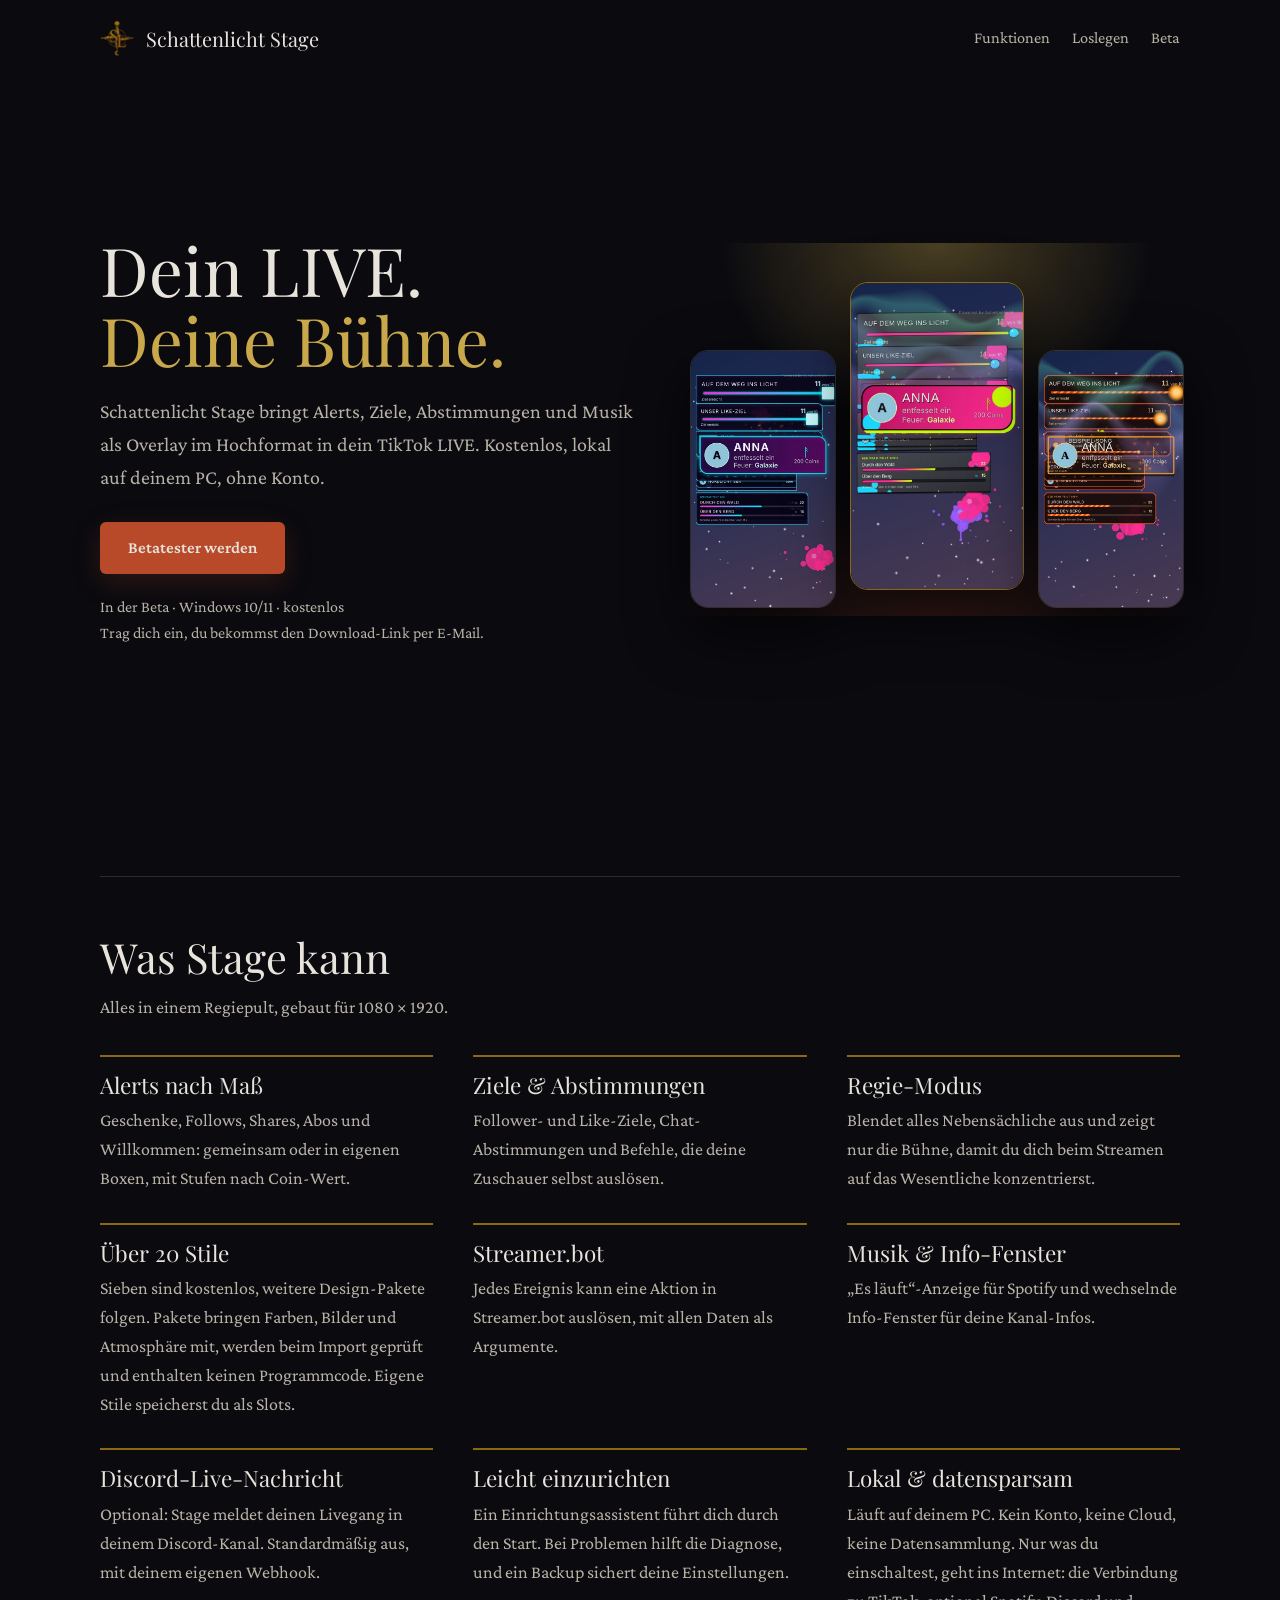
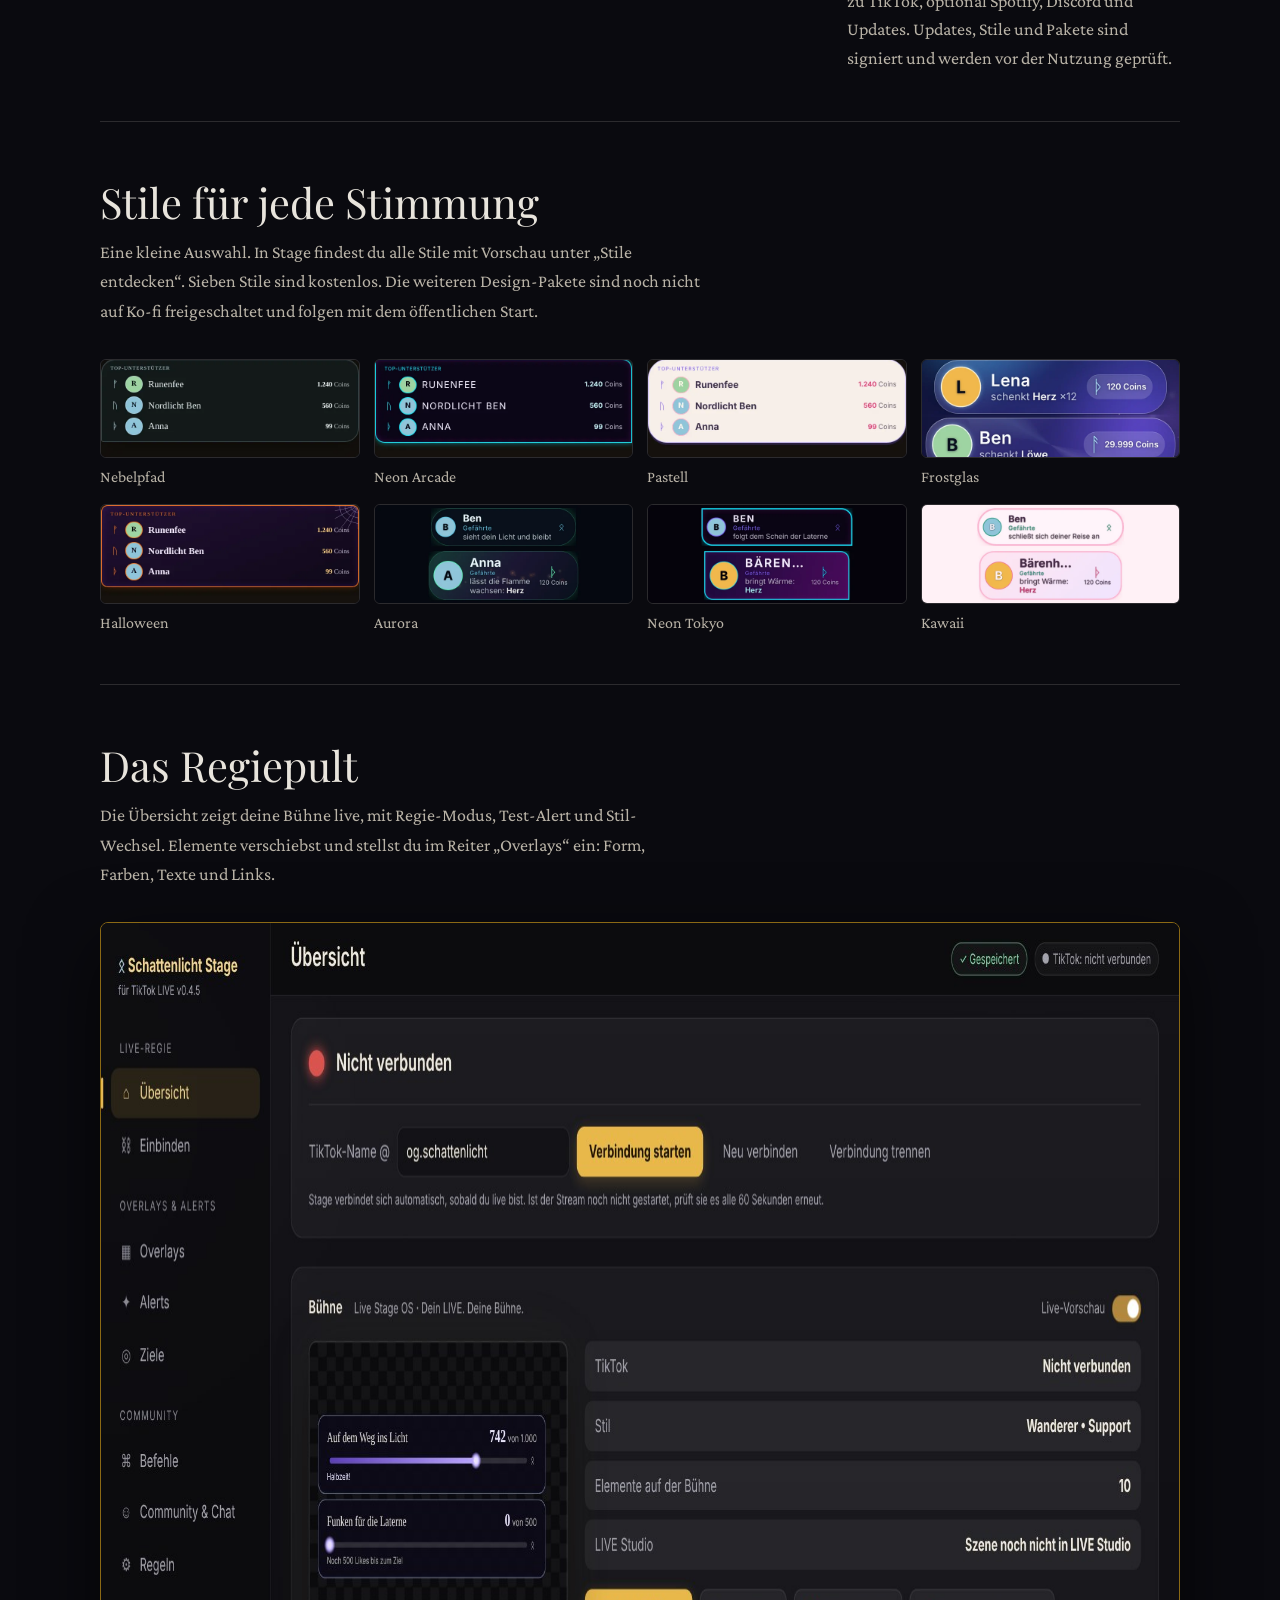
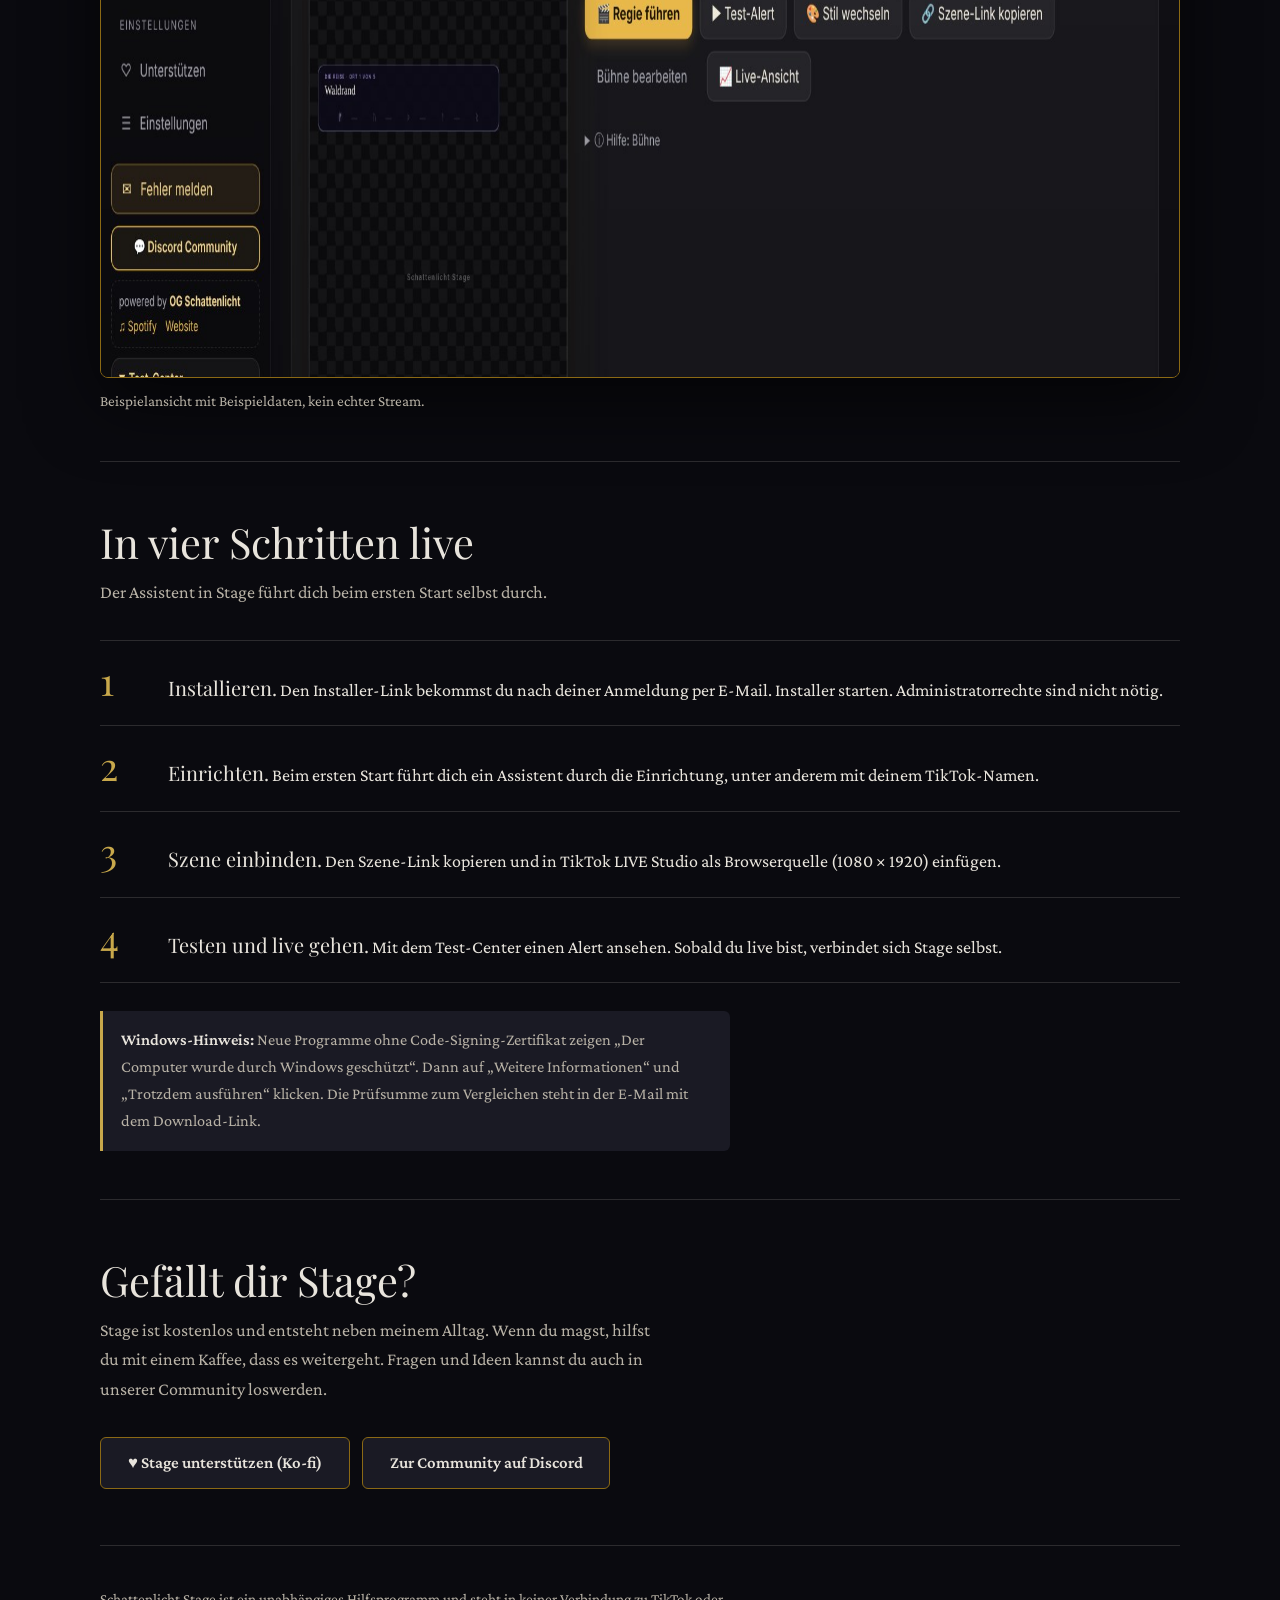
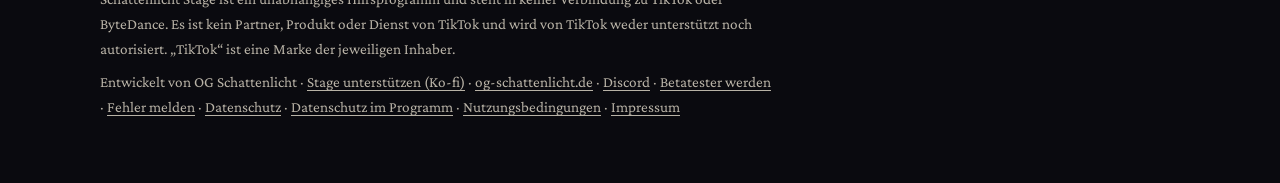
<file: index.html>
<!doctype html>
<html lang="de">
<head>
<meta charset="utf-8">
<meta name="viewport" content="width=device-width, initial-scale=1">
<title>Schattenlicht Stage – Kostenlose Overlays &amp; Alerts für TikTok LIVE</title>
<meta name="description" content="Schattenlicht Stage ist ein kostenloses Windows-Desktop-Programm für Overlays, Alerts und Stream-Atmosphäre im TikTok LIVE (9:16). Unabhängig, ohne Cloud-Login.">
<link rel="canonical" href="https://stage.og-schattenlicht.de/">
<meta name="theme-color" content="#0A0A0F">

<!-- Open Graph -->
<meta property="og:type" content="website">
<meta property="og:locale" content="de_DE">
<meta property="og:site_name" content="Schattenlicht Stage">
<meta property="og:url" content="https://stage.og-schattenlicht.de/">
<meta property="og:title" content="Schattenlicht Stage – Overlays &amp; Alerts für TikTok LIVE">
<meta property="og:description" content="Kostenloses Windows-Tool für Stream-Overlays und Alerts im 9:16-Format. Unabhängiges Hilfsprogramm.">
<meta property="og:image" content="https://stage.og-schattenlicht.de/assets/og-stage-share.jpg">
<meta property="og:image:width" content="1200">
<meta property="og:image:height" content="630">
<meta property="og:image:alt" content="Schattenlicht Stage: Overlays und Alerts für TikTok LIVE im Hochformat">

<!-- Twitter / X -->
<meta name="twitter:card" content="summary_large_image">
<meta name="twitter:title" content="Schattenlicht Stage – Overlays &amp; Alerts für TikTok LIVE">
<meta name="twitter:description" content="Kostenloses Tool für TikTok LIVE Overlays und Alerts unter Windows.">
<meta name="twitter:image" content="https://stage.og-schattenlicht.de/assets/og-stage-share.jpg">

<!-- Strukturierte Daten -->
<script type="application/ld+json">
{
  "@context": "https://schema.org",
  "@type": "SoftwareApplication",
  "name": "Schattenlicht Stage",
  "operatingSystem": "Windows",
  "applicationCategory": "MultimediaApplication",
  "offers": {
    "@type": "Offer",
    "price": "0",
    "priceCurrency": "EUR"
  },
  "description": "Kostenloses Windows-Desktop-Programm für Overlays, Alerts und Stream-Atmosphäre im TikTok LIVE. Unabhängiges Hilfsprogramm, keine Verbindung zu TikTok oder ByteDance.",
  "author": {
    "@type": "Person",
    "name": "Oliver Gabriel",
    "alternateName": "OG Schattenlicht",
    "url": "https://og-schattenlicht.de"
  }
}
</script>
<link rel="icon" href="assets/favicon.ico">
<link rel="preload" href="assets/fonts/PlayfairDisplay-400.ttf" as="font" type="font/ttf" crossorigin>
<link rel="stylesheet" href="assets/brand.css">
<link rel="stylesheet" href="assets/stage.css">
</head>
<body>
<div class="wrap">
<header class="kopf"><a class="marke" href="./"><img src="assets/logo-sl.webp" width="34" height="37" alt="">Schattenlicht Stage</a>
<nav aria-label="Seiten"><a href="#funktionen">Funktionen</a><a href="#start">Loslegen</a><a href="beta.html">Beta</a></nav></header>

<div class="hero">
 <div>
  <h1>Dein LIVE.<span>Deine Bühne.</span></h1>
  <p class="lead">Schattenlicht Stage bringt Alerts, Ziele, Abstimmungen und Musik als Overlay im Hochformat in dein TikTok LIVE. Kostenlos, lokal auf deinem PC, ohne Konto.</p>
  <div class="hero-cta">
   <a class="btn btn-glut" id="download" href="beta.html">Betatester werden</a>
   <p class="meta">In der Beta · Windows 10/11 · kostenlos<br>Trag dich ein, du bekommst den Download-Link per E-Mail.</p>
  </div>
 </div>
 <div class="buehne" aria-label="Beispiel-Looks">
  <img src="assets/arcade.jpg" alt="Look Arcade mit Geschenk-Alert" width="540" height="960">
  <img src="assets/paintball.jpg" alt="Look Paintball mit Farbspritzern" width="540" height="960">
  <img src="assets/glut.jpg" alt="Look Glut mit Geschenk-Alert" width="540" height="960">
 </div>
</div>

<section id="funktionen">
 <h2>Was Stage kann</h2>
 <p class="sub">Alles in einem Regiepult, gebaut für 1080 × 1920.</p>
 <div class="funktionen">
  <div><h3>Alerts nach Maß</h3><p>Geschenke, Follows, Shares, Abos und Willkommen: gemeinsam oder in eigenen Boxen, mit Stufen nach Coin-Wert.</p></div>
  <div><h3>Ziele &amp; Abstimmungen</h3><p>Follower- und Like-Ziele, Chat-Abstimmungen und Befehle, die deine Zuschauer selbst auslösen.</p></div>
  <div><h3>Regie-Modus</h3><p>Blendet alles Nebensächliche aus und zeigt nur die Bühne, damit du dich beim Streamen auf das Wesentliche konzentrierst.</p></div>
  <div><h3>Über 20 Stile</h3><p>Sieben sind kostenlos, weitere Design-Pakete folgen. Pakete bringen Farben, Bilder und Atmosphäre mit, werden beim Import geprüft und enthalten keinen Programmcode. Eigene Stile speicherst du als Slots.</p></div>
  <div><h3>Streamer.bot</h3><p>Jedes Ereignis kann eine Aktion in Streamer.bot auslösen, mit allen Daten als Argumente.</p></div>
  <div><h3>Musik &amp; Info-Fenster</h3><p>„Es läuft“-Anzeige für Spotify und wechselnde Info-Fenster für deine Kanal-Infos.</p></div>
  <div><h3>Discord-Live-Nachricht</h3><p>Optional: Stage meldet deinen Livegang in deinem Discord-Kanal. Standardmäßig aus, mit deinem eigenen Webhook.</p></div>
  <div><h3>Leicht einzurichten</h3><p>Ein Einrichtungsassistent führt dich durch den Start. Bei Problemen hilft die Diagnose, und ein Backup sichert deine Einstellungen.</p></div>
  <div><h3>Lokal &amp; datensparsam</h3><p>Läuft auf deinem PC. Kein Konto, keine Cloud, keine Datensammlung. Nur was du einschaltest, geht ins Internet: die Verbindung zu TikTok, optional Spotify, Discord und Updates. Updates, Stile und Pakete sind signiert und werden vor der Nutzung geprüft.</p></div>
 </div>
</section>

<section id="stile">
 <h2>Stile für jede Stimmung</h2>
 <p class="sub">Eine kleine Auswahl. In Stage findest du alle Stile mit Vorschau unter „Stile entdecken“. Sieben Stile sind kostenlos. Die weiteren Design-Pakete sind noch nicht auf Ko-fi freigeschaltet und folgen mit dem öffentlichen Start.</p>
 <div class="gal">
  <figure><img src="katalog/vorschau/sl-nebel-c34e6c62.webp" alt="Stil Nebelpfad" loading="lazy"><figcaption>Nebelpfad</figcaption></figure>
  <figure><img src="katalog/vorschau/sl-arcade-39ad335e.webp" alt="Stil Neon Arcade" loading="lazy"><figcaption>Neon Arcade</figcaption></figure>
  <figure><img src="katalog/vorschau/sl-pastell-714dd72d.webp" alt="Stil Pastell" loading="lazy"><figcaption>Pastell</figcaption></figure>
  <figure><img src="katalog/vorschau/sl-frostglas-4602ce60.webp" alt="Stil Frostglas" loading="lazy"><figcaption>Frostglas</figcaption></figure>
  <figure><img src="katalog/vorschau/sl-halloween-622b88ee.webp" alt="Stil Halloween" loading="lazy"><figcaption>Halloween</figcaption></figure>
  <figure><img src="katalog/vorschau/sl-aurora-154d53c1.webp" alt="Stil Aurora" loading="lazy"><figcaption>Aurora</figcaption></figure>
  <figure><img src="katalog/vorschau/sl-cyberpunk-132b2ad1.webp" alt="Stil Neon Tokyo" loading="lazy"><figcaption>Neon Tokyo</figcaption></figure>
  <figure><img src="katalog/vorschau/sl-kawaii-498b0b23.webp" alt="Stil Kawaii" loading="lazy"><figcaption>Kawaii</figcaption></figure>
 </div>
</section>

<section>
 <h2>Das Regiepult</h2>
 <p class="sub">Die Übersicht zeigt deine Bühne live, mit Regie-Modus, Test-Alert und Stil-Wechsel. Elemente verschiebst und stellst du im Reiter „Overlays“ ein: Form, Farben, Texte und Links.</p>
 <img class="shot" src="assets/dashboard.jpg" alt="Das Dashboard von Schattenlicht Stage (Beispielansicht)" width="1800" height="1056" loading="lazy">
 <p class="shotcap">Beispielansicht mit Beispieldaten, kein echter Stream.</p>
</section>

<section id="start">
 <h2>In vier Schritten live</h2>
 <p class="sub">Der Assistent in Stage führt dich beim ersten Start selbst durch.</p>
 <ol class="steps">
  <li><div><b>Installieren.</b> Den Installer-Link bekommst du nach deiner Anmeldung per E-Mail. Installer starten. Administratorrechte sind nicht nötig.</div></li>
  <li><div><b>Einrichten.</b> Beim ersten Start führt dich ein Assistent durch die Einrichtung, unter anderem mit deinem TikTok-Namen.</div></li>
  <li><div><b>Szene einbinden.</b> Den Szene-Link kopieren und in TikTok LIVE Studio als Browserquelle (1080 × 1920) einfügen.</div></li>
  <li><div><b>Testen und live gehen.</b> Mit dem Test-Center einen Alert ansehen. Sobald du live bist, verbindet sich Stage selbst.</div></li>
 </ol>
 <div class="note"><b>Windows-Hinweis:</b> Neue Programme ohne Code-Signing-Zertifikat zeigen „Der Computer wurde durch Windows geschützt“. Dann auf „Weitere Informationen“ und „Trotzdem ausführen“ klicken. Die Prüfsumme zum Vergleichen steht in der E-Mail mit dem Download-Link.</div>
</section>

<section class="support">
 <h2>Gefällt dir Stage?</h2>
 <p class="sub">Stage ist kostenlos und entsteht neben meinem Alltag. Wenn du magst, hilfst du mit einem Kaffee, dass es weitergeht. Fragen und Ideen kannst du auch in unserer Community loswerden.</p>
 <div class="support-btns">
  <a class="btn btn-leise" href="https://ko-fi.com/ogschattenlicht" target="_blank" rel="noopener">♥ Stage unterstützen (Ko-fi)</a>
  <a class="btn btn-leise" href="https://discord.gg/SR7VnZw9hM" target="_blank" rel="noopener">Zur Community auf Discord</a>
 </div>
</section>

<footer class="fuss">
 <p>Schattenlicht Stage ist ein unabhängiges Hilfsprogramm und steht in keiner Verbindung zu TikTok oder ByteDance. Es ist kein Partner, Produkt oder Dienst von TikTok und wird von TikTok weder unterstützt noch autorisiert. „TikTok“ ist eine Marke der jeweiligen Inhaber.</p>
 <p>Entwickelt von OG Schattenlicht · <a href="https://ko-fi.com/ogschattenlicht">Stage unterstützen (Ko-fi)</a> · <a href="https://og-schattenlicht.de">og-schattenlicht.de</a> · <a href="https://discord.gg/SR7VnZw9hM" target="_blank" rel="noopener">Discord</a> · <a href="beta.html">Betatester werden</a> · <a href="melden.html">Fehler melden</a> · <a href="datenschutz.html">Datenschutz</a> · <a href="programm-datenschutz.html">Datenschutz im Programm</a> · <a href="nutzungsbedingungen.html">Nutzungsbedingungen</a> · <a href="https://og-schattenlicht.de/impressum">Impressum</a></p>
</footer>
</div>
</body>
</html>
</file>
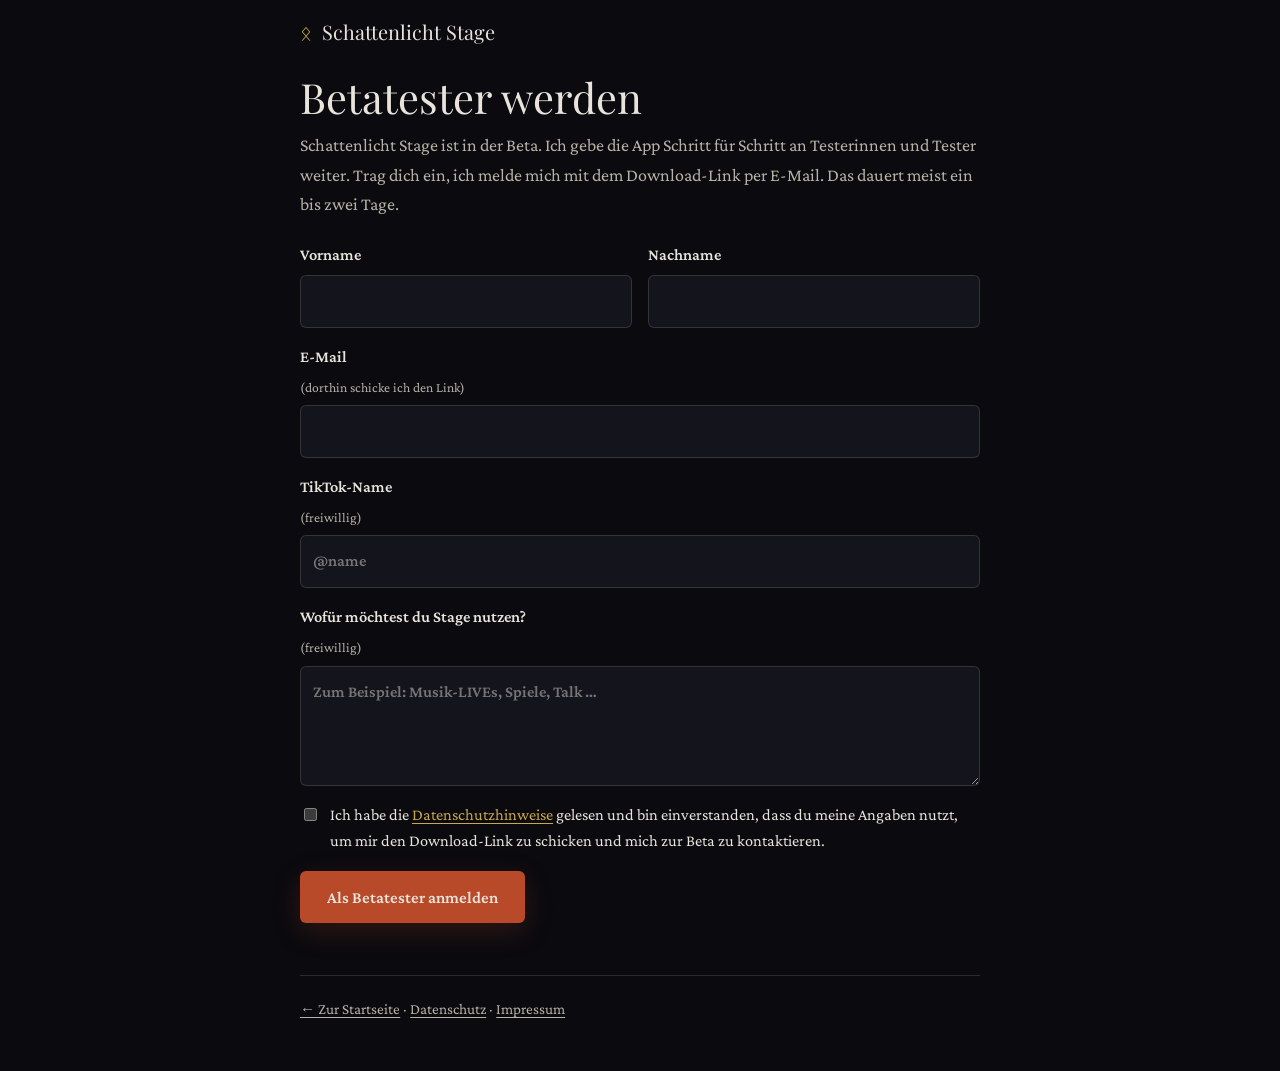
<file: beta.html>
<!doctype html>
<html lang="de">
<head>
<meta charset="utf-8">
<meta name="viewport" content="width=device-width, initial-scale=1">
<title>Betatester werden – Schattenlicht Stage</title>
<meta name="robots" content="noindex, nofollow">
<link rel="icon" href="assets/favicon.ico">
<link rel="stylesheet" href="assets/page.css">
</head>
<body>
<div class="wrap">
<header class="top"><a class="brand" href="./"><span>ᛟ</span>Schattenlicht Stage</a></header>
<h1>Betatester werden</h1>
<p class="sub">Schattenlicht Stage ist in der Beta. Ich gebe die App Schritt für Schritt an Testerinnen und Tester weiter. Trag dich ein, ich melde mich mit dem Download-Link per E-Mail. Das dauert meist ein bis zwei Tage.</p>

<form id="f" novalidate style="margin-top:18px">
 <div class="row2">
  <label>Vorname<input id="vn" maxlength="60" autocomplete="given-name" required></label>
  <label>Nachname<input id="nn" maxlength="60" autocomplete="family-name" required></label>
 </div>
 <label>E-Mail <small>(dorthin schicke ich den Link)</small><input id="mail" type="email" maxlength="120" autocomplete="email" required></label>
 <label>TikTok-Name <small>(freiwillig)</small><input id="tt" maxlength="60" placeholder="@name"></label>
 <label>Wofür möchtest du Stage nutzen? <small>(freiwillig)</small>
  <textarea id="use" maxlength="1000" placeholder="Zum Beispiel: Musik-LIVEs, Spiele, Talk …"></textarea></label>
 <div class="hp" aria-hidden="true"><label>Nicht ausfüllen<input id="bot" tabindex="-1" autocomplete="off"></label></div>
 <label class="check"><input type="checkbox" id="ok" required><span>Ich habe die <a href="datenschutz.html" target="_blank" rel="noopener">Datenschutzhinweise</a> gelesen und bin einverstanden, dass du meine Angaben nutzt, um mir den Download-Link zu schicken und mich zur Beta zu kontaktieren.</span></label>
 <div><button class="cta" id="go" type="submit">Als Betatester anmelden</button></div>
 <div id="out" role="status" aria-live="polite"></div>
</form>

<footer><a href="./">← Zur Startseite</a> · <a href="datenschutz.html">Datenschutz</a> · <a href="https://og-schattenlicht.de/impressum">Impressum</a></footer>
</div>
<script>
(function () {
  var ENDPOINT = 'https://stage.og-schattenlicht.de/stage-melden.php';
  var $ = function (id) { return document.getElementById(id); };
  var out = $('out');
  function show(cls, text) { out.className = 'msg ' + cls; out.textContent = text; }
  $('f').addEventListener('submit', function (e) {
    e.preventDefault();
    if ($('bot').value) return;
    var vn = $('vn').value.trim(), nn = $('nn').value.trim(), mail = $('mail').value.trim();
    if (!vn || !nn) { show('err', 'Bitte trag Vor- und Nachnamen ein.'); return; }
    if (!/^[^@\s]+@[^@\s]+\.[^@\s]+$/.test(mail)) { show('err', 'Bitte trag eine gültige E-Mail-Adresse ein.'); $('mail').focus(); return; }
    if (!$('ok').checked) { show('err', 'Bitte bestätige die Datenschutzhinweise.'); return; }
    var body = ['Betatester-Anmeldung', '', 'Name: ' + vn + ' ' + nn, 'E-Mail: ' + mail, 'TikTok: ' + ($('tt').value.trim() || '-'), '', 'Nutzung:', $('use').value.trim() || '-', '', 'Browser: ' + navigator.userAgent.slice(0, 160)].join('\n');
    var data = { type: 'beta', vorname: vn, nachname: nn, email: mail, tiktok: $('tt').value.trim(), nutzung: $('use').value.trim(), botcheck: '' };
    $('go').disabled = true; show('ok', 'Wird gesendet …');
    fetch(ENDPOINT, { method: 'POST', headers: { 'Content-Type': 'text/plain' }, body: JSON.stringify(data) })
      .then(function (r) { return r.json().catch(function () { return {}; }); })
      .then(function (j) {
        if (j && j.success) { show('ok', 'Danke! Du bist angemeldet. Ich melde mich per E-Mail bei dir.'); $('f').reset(); }
        else { show('err', 'Das hat leider nicht geklappt. Bitte versuche es später noch einmal.'); }
      })
      .catch(function () { show('err', 'Keine Verbindung. Bitte prüfe dein Internet und versuche es noch einmal.'); })
      .then(function () { $('go').disabled = false; });
  });
})();
</script>
</body>
</html>
</file>
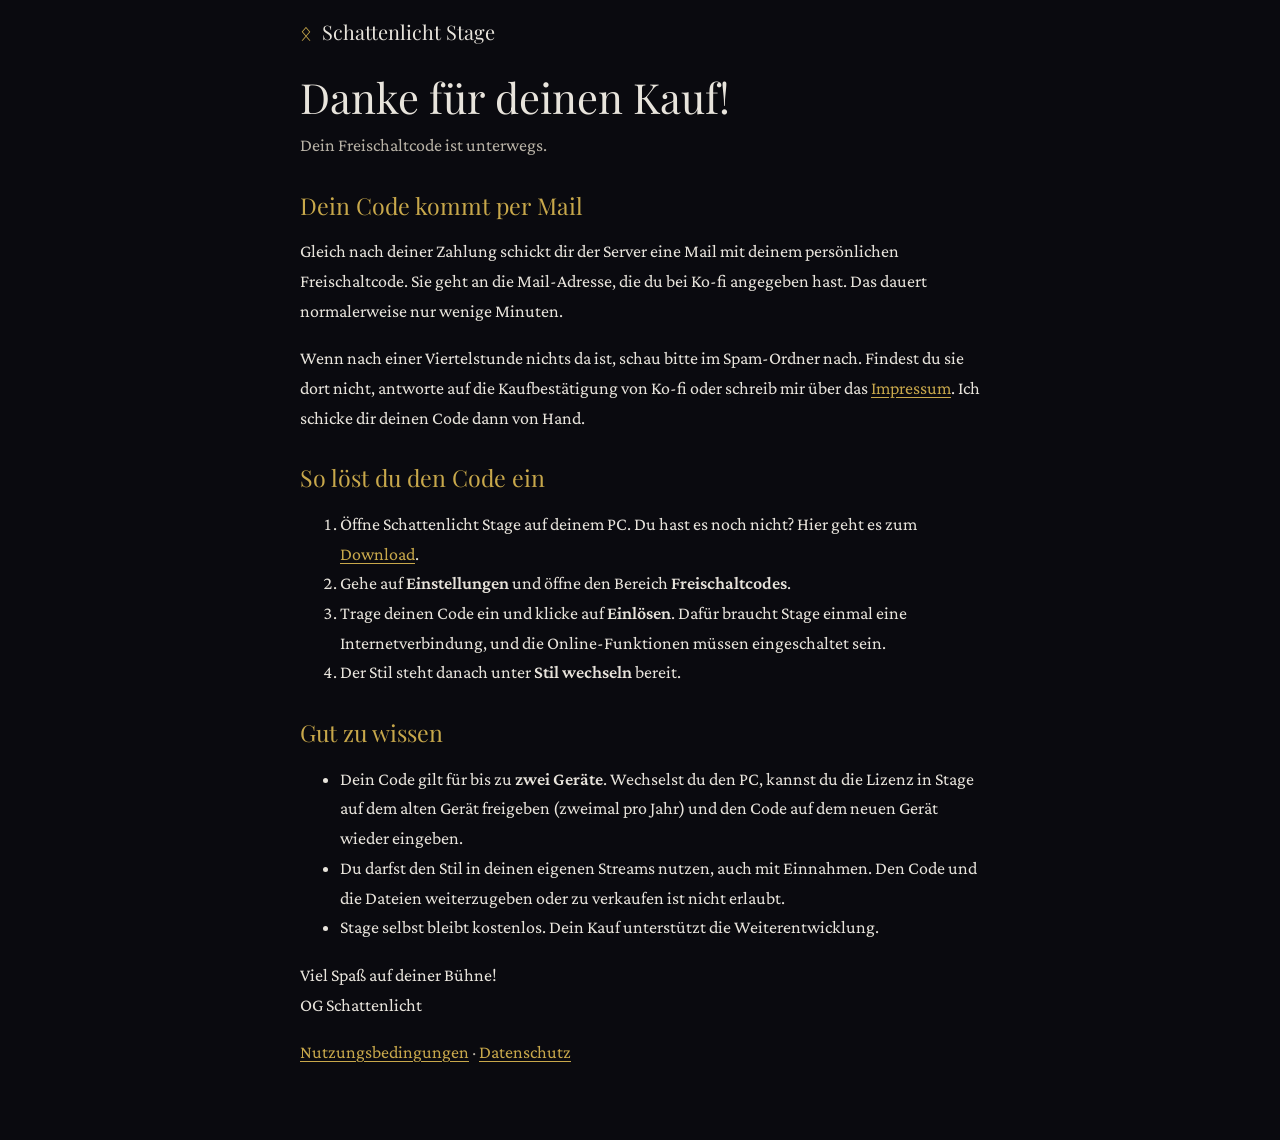
<file: danke.html>
<!doctype html>
<html lang="de">
<head>
<meta charset="utf-8">
<meta name="viewport" content="width=device-width, initial-scale=1">
<title>Danke für deinen Kauf – Schattenlicht Stage</title>
<meta name="robots" content="noindex, nofollow">
<link rel="icon" href="assets/favicon.ico">
<link rel="stylesheet" href="assets/page.css">
</head>
<body>
<div class="wrap">
<header class="top"><a class="brand" href="./"><span>ᛟ</span>Schattenlicht Stage</a></header>
<h1>Danke für deinen Kauf!</h1>
<p class="sub">Dein Freischaltcode ist unterwegs.</p>

<h2>Dein Code kommt per Mail</h2>
<p>Gleich nach deiner Zahlung schickt dir der Server eine Mail mit deinem persönlichen Freischaltcode. Sie geht an die Mail-Adresse, die du bei Ko-fi angegeben hast. Das dauert normalerweise nur wenige Minuten.</p>
<p>Wenn nach einer Viertelstunde nichts da ist, schau bitte im Spam-Ordner nach. Findest du sie dort nicht, antworte auf die Kaufbestätigung von Ko-fi oder schreib mir über das <a href="https://og-schattenlicht.de/impressum">Impressum</a>. Ich schicke dir deinen Code dann von Hand.</p>

<h2>So löst du den Code ein</h2>
<ol>
<li>Öffne Schattenlicht Stage auf deinem PC. Du hast es noch nicht? Hier geht es zum <a href="./">Download</a>.</li>
<li>Gehe auf <b>Einstellungen</b> und öffne den Bereich <b>Freischaltcodes</b>.</li>
<li>Trage deinen Code ein und klicke auf <b>Einlösen</b>. Dafür braucht Stage einmal eine Internetverbindung, und die Online-Funktionen müssen eingeschaltet sein.</li>
<li>Der Stil steht danach unter <b>Stil wechseln</b> bereit.</li>
</ol>

<h2>Gut zu wissen</h2>
<ul>
<li>Dein Code gilt für bis zu <b>zwei Geräte</b>. Wechselst du den PC, kannst du die Lizenz in Stage auf dem alten Gerät freigeben (zweimal pro Jahr) und den Code auf dem neuen Gerät wieder eingeben.</li>
<li>Du darfst den Stil in deinen eigenen Streams nutzen, auch mit Einnahmen. Den Code und die Dateien weiterzugeben oder zu verkaufen ist nicht erlaubt.</li>
<li>Stage selbst bleibt kostenlos. Dein Kauf unterstützt die Weiterentwicklung.</li>
</ul>
<p>Viel Spaß auf deiner Bühne!<br>OG Schattenlicht</p>
<p class="sub"><a href="nutzungsbedingungen.html">Nutzungsbedingungen</a> · <a href="datenschutz.html">Datenschutz</a></p>
</div>
</body>
</html>
</file>
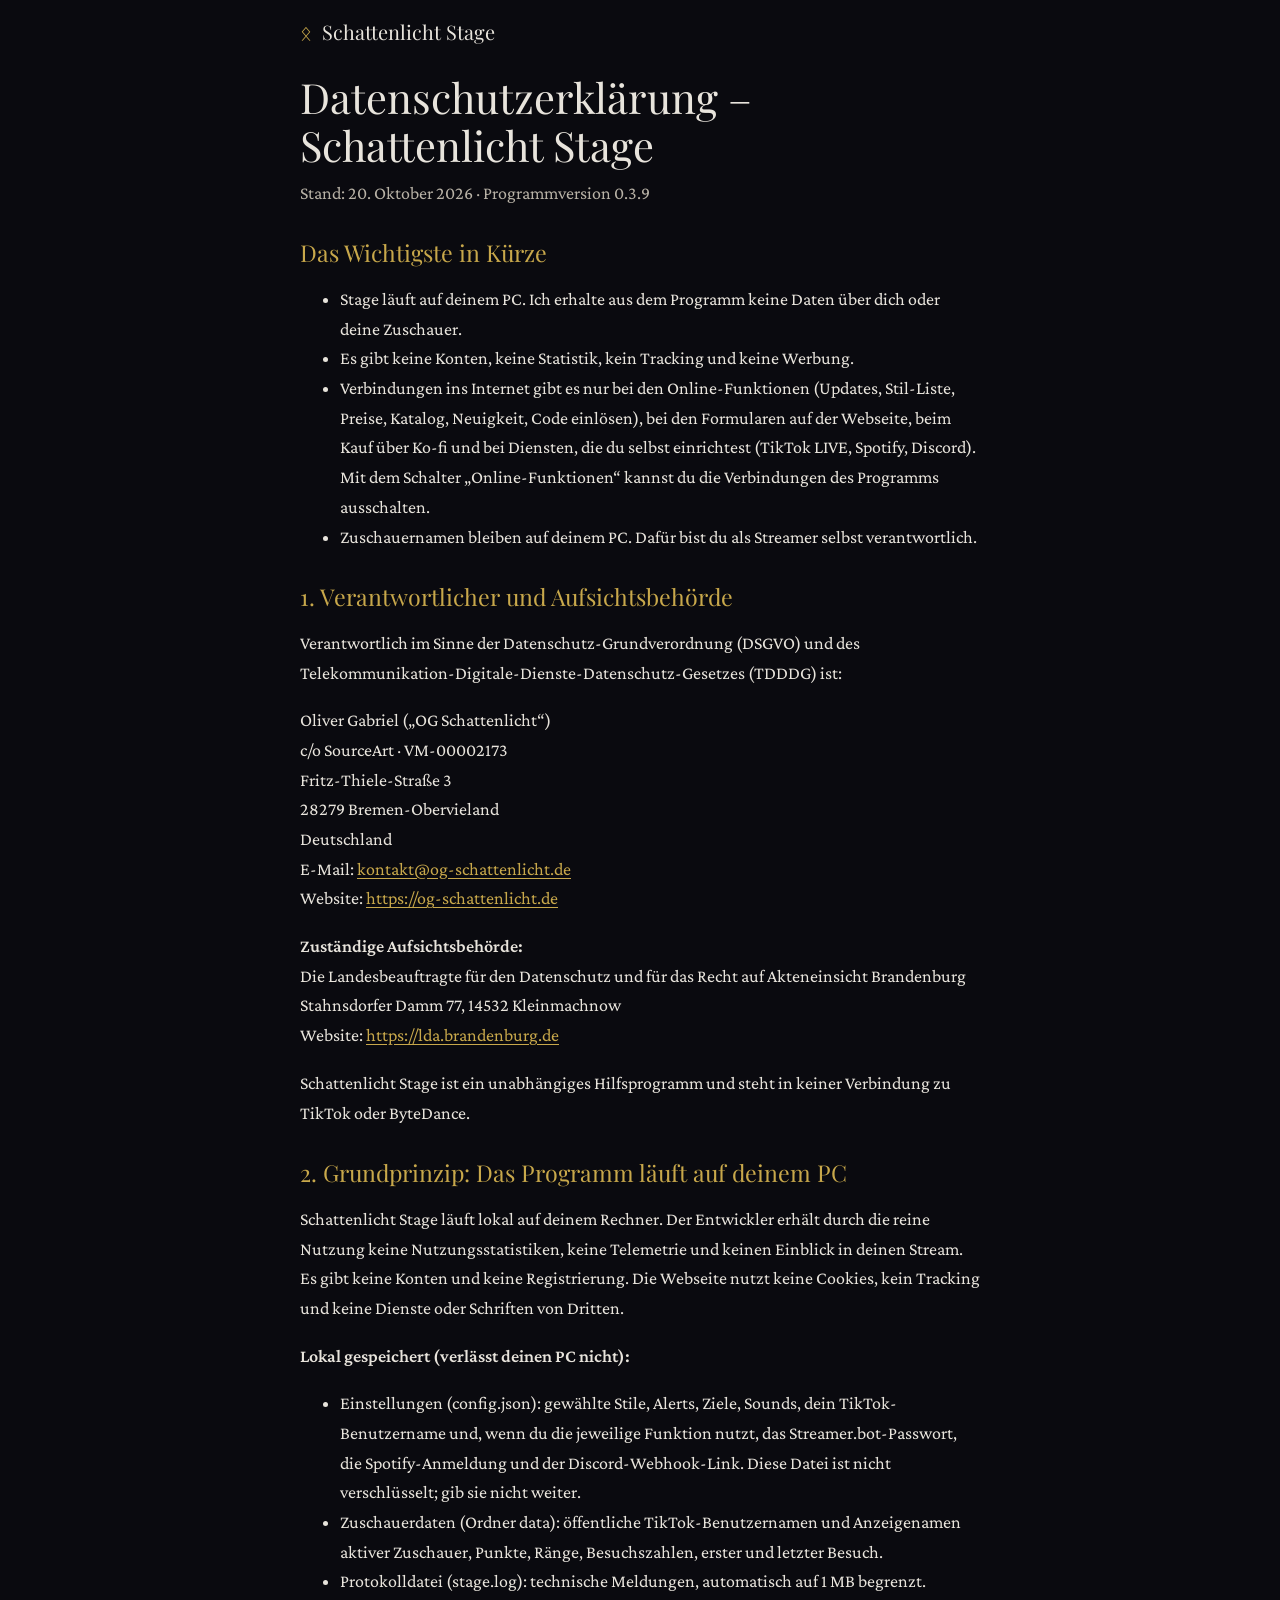
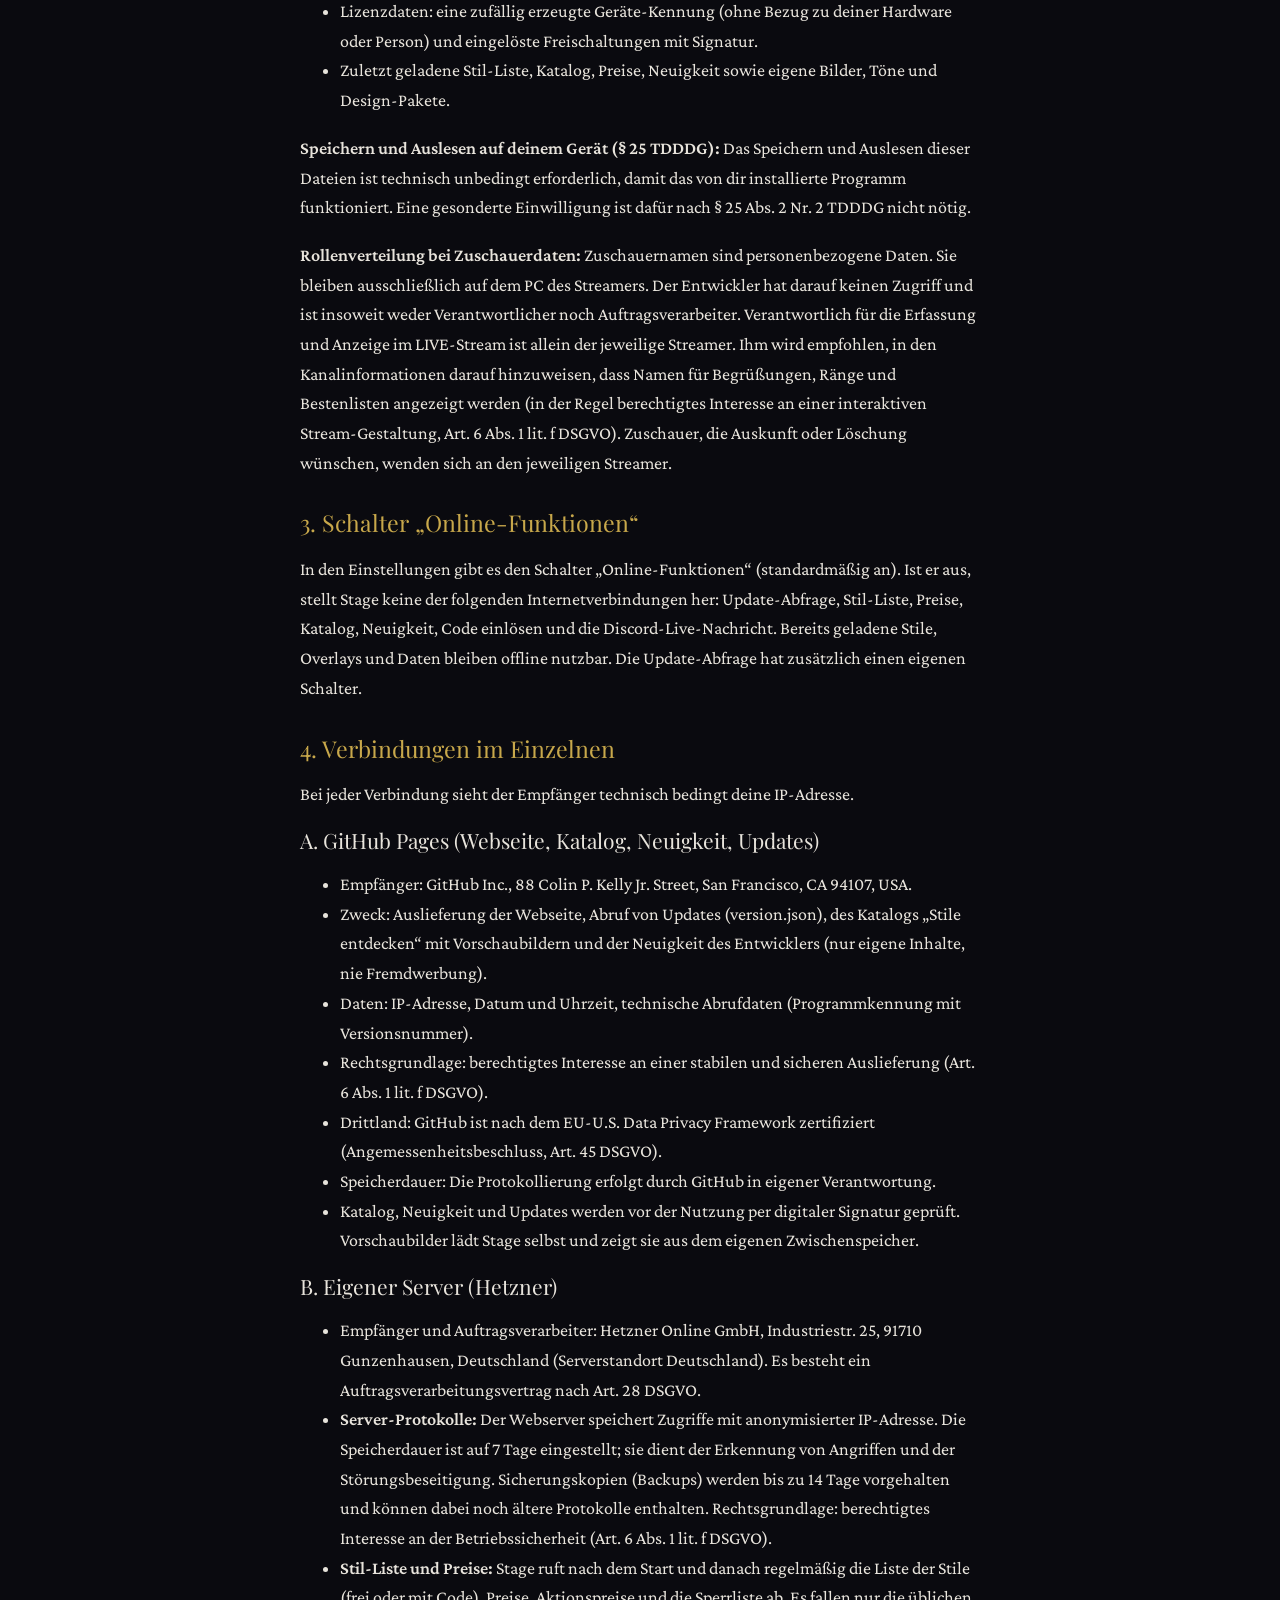
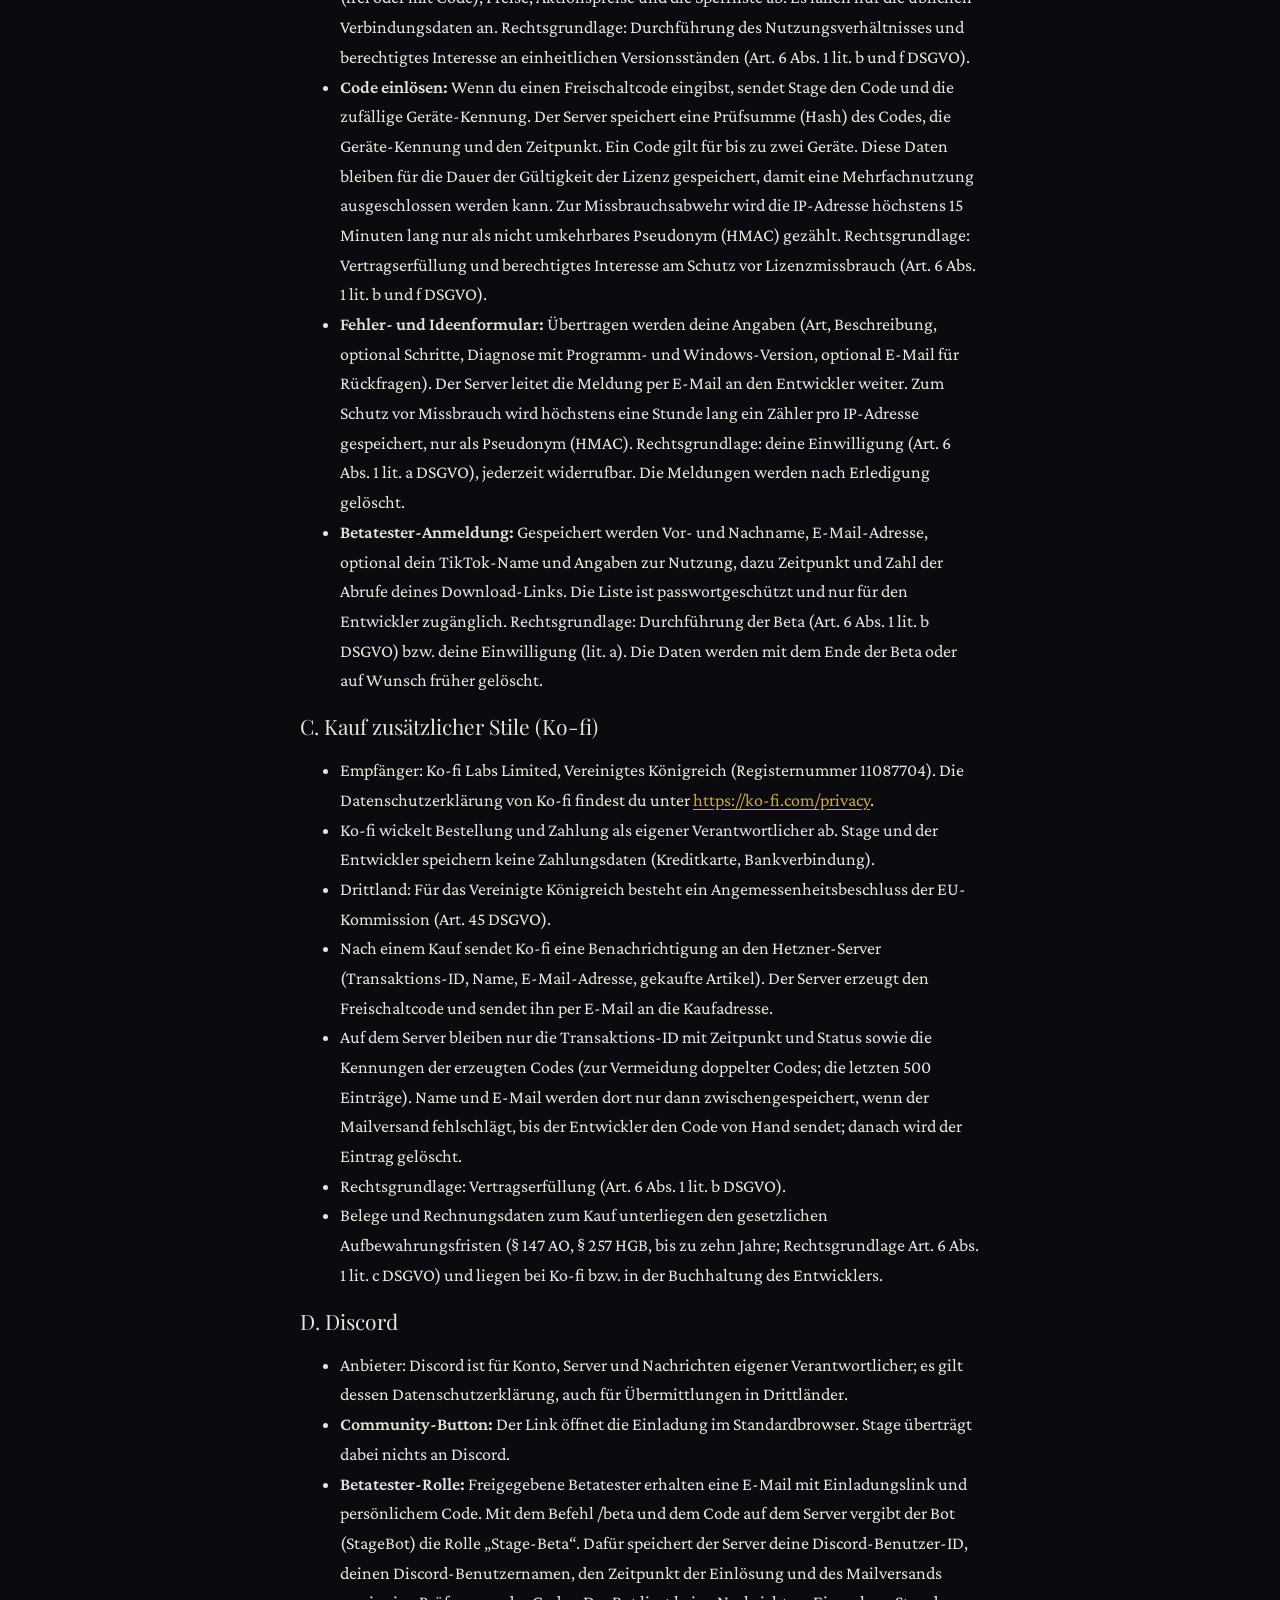
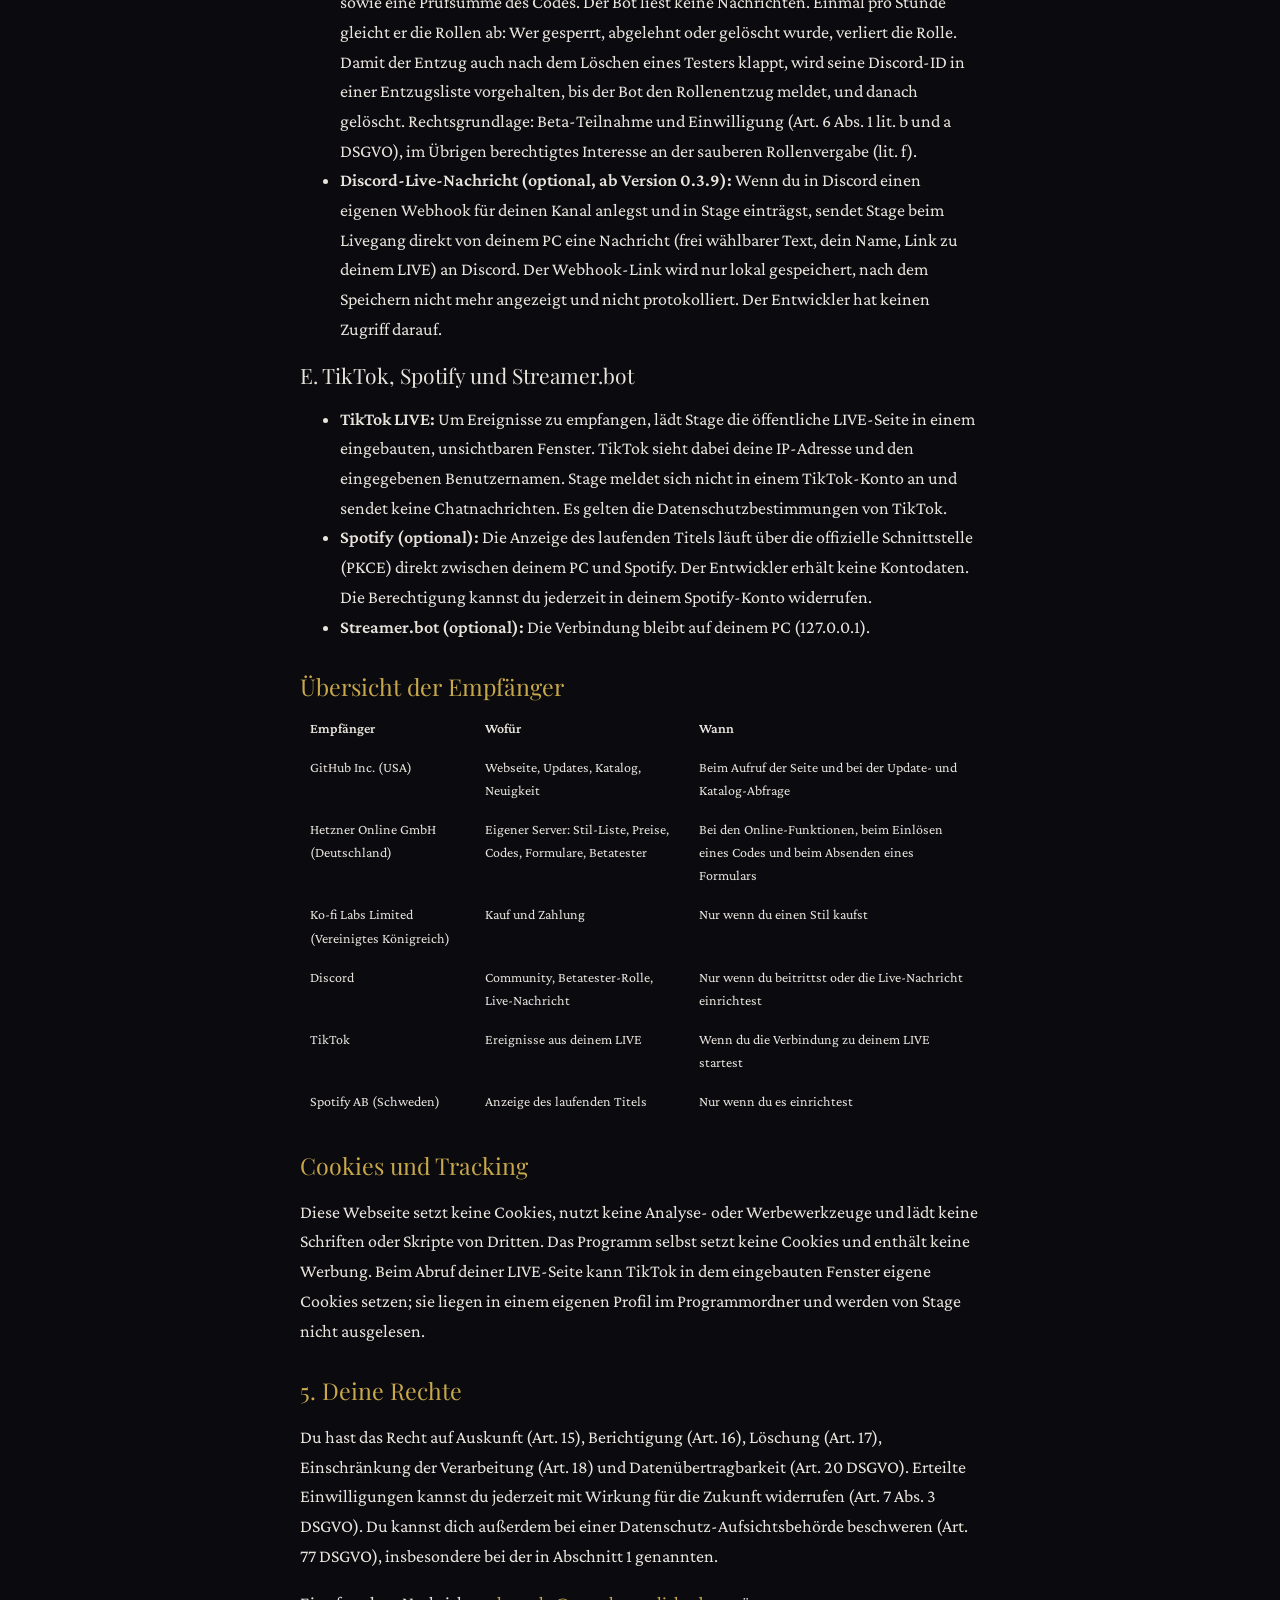
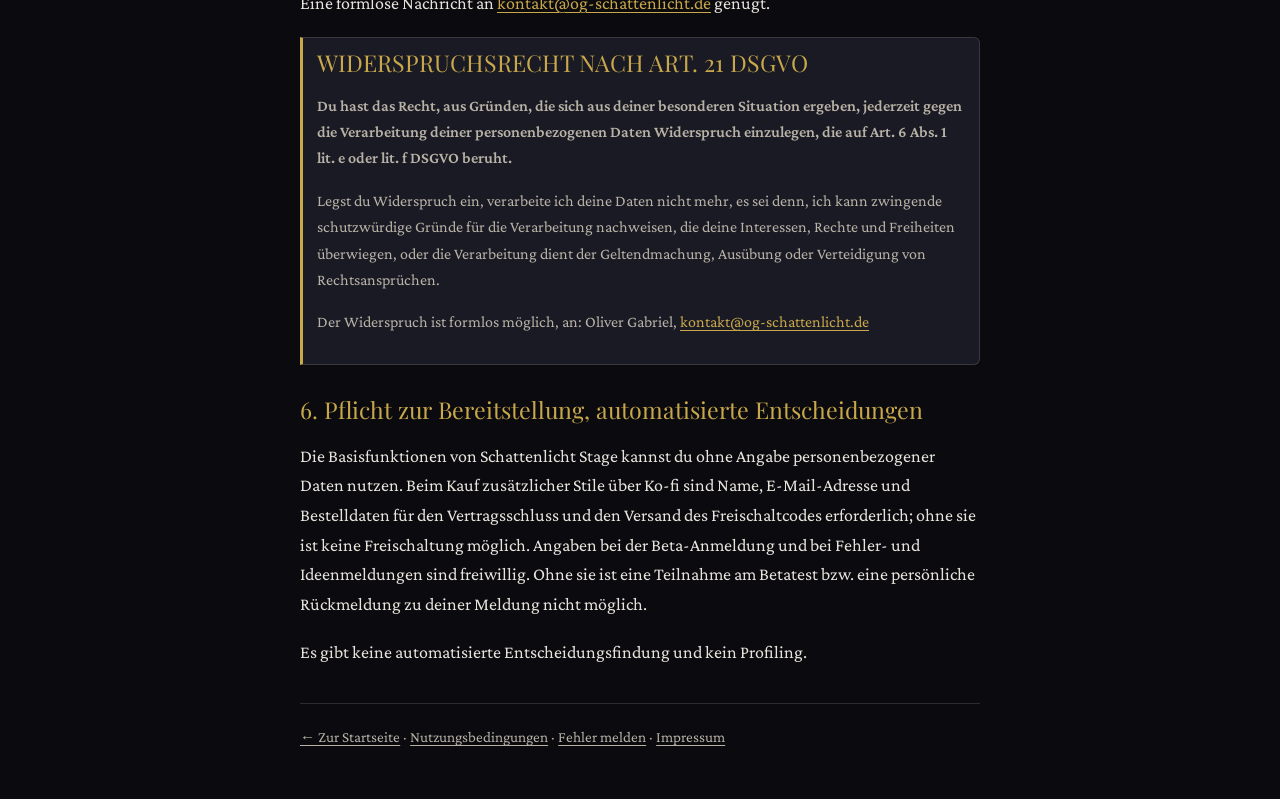
<file: datenschutz.html>
<!doctype html>
<html lang="de">
<head>
<meta charset="utf-8">
<meta name="viewport" content="width=device-width, initial-scale=1">
<title>Datenschutzerklärung – Schattenlicht Stage</title>
<meta name="robots" content="noindex">
<link rel="icon" href="assets/favicon.ico">
<link rel="stylesheet" href="assets/page.css">
<style>.uebersicht{border-collapse:collapse;width:100%;font-size:14px}.uebersicht th,.uebersicht td{text-align:left;vertical-align:top;padding:8px 10px;border-bottom:1px solid var(--line)}.uebersicht th{color:var(--gold)}</style>
</head>
<body>
<div class="wrap">
<header class="top"><a class="brand" href="./"><span>ᛟ</span>Schattenlicht Stage</a></header>
<h1>Datenschutzerklärung – Schattenlicht Stage</h1>
<p class="sub">Stand: 20. Oktober 2026 · Programmversion 0.3.9</p>
<h2>Das Wichtigste in Kürze</h2>
<ul>
<li>Stage läuft auf deinem PC. Ich erhalte aus dem Programm keine Daten über dich oder deine Zuschauer.</li>
<li>Es gibt keine Konten, keine Statistik, kein Tracking und keine Werbung.</li>
<li>Verbindungen ins Internet gibt es nur bei den Online-Funktionen (Updates, Stil-Liste, Preise, Katalog, Neuigkeit, Code einlösen), bei den Formularen auf der Webseite, beim Kauf über Ko-fi und bei Diensten, die du selbst einrichtest (TikTok LIVE, Spotify, Discord). Mit dem Schalter „Online-Funktionen“ kannst du die Verbindungen des Programms ausschalten.</li>
<li>Zuschauernamen bleiben auf deinem PC. Dafür bist du als Streamer selbst verantwortlich.</li>
</ul>
<h2>1. Verantwortlicher und Aufsichtsbehörde</h2>
<p>Verantwortlich im Sinne der Datenschutz-Grundverordnung (DSGVO) und des Telekommunikation-Digitale-Dienste-Datenschutz-Gesetzes (TDDDG) ist:</p>
<p>Oliver Gabriel („OG Schattenlicht“)<br>
c/o SourceArt · VM-00002173<br>
Fritz-Thiele-Straße 3<br>
28279 Bremen-Obervieland<br>
Deutschland<br>
E-Mail: <a href="mailto:kontakt@og-schattenlicht.de">kontakt@og-schattenlicht.de</a><br>
Website: <a href="https://og-schattenlicht.de" rel="noopener">https://og-schattenlicht.de</a></p>
<p><strong>Zuständige Aufsichtsbehörde:</strong><br>
Die Landesbeauftragte für den Datenschutz und für das Recht auf Akteneinsicht Brandenburg<br>
Stahnsdorfer Damm 77, 14532 Kleinmachnow<br>
Website: <a href="https://lda.brandenburg.de" rel="noopener">https://lda.brandenburg.de</a></p>
<p>Schattenlicht Stage ist ein unabhängiges Hilfsprogramm und steht in keiner Verbindung zu TikTok oder ByteDance.</p>
<h2>2. Grundprinzip: Das Programm läuft auf deinem PC</h2>
<p>Schattenlicht Stage läuft lokal auf deinem Rechner. Der Entwickler erhält durch die reine Nutzung keine Nutzungsstatistiken, keine Telemetrie und keinen Einblick in deinen Stream. Es gibt keine Konten und keine Registrierung. Die Webseite nutzt keine Cookies, kein Tracking und keine Dienste oder Schriften von Dritten.</p>
<p><strong>Lokal gespeichert (verlässt deinen PC nicht):</strong></p>
<ul>
<li>Einstellungen (config.json): gewählte Stile, Alerts, Ziele, Sounds, dein TikTok-Benutzername und, wenn du die jeweilige Funktion nutzt, das Streamer.bot-Passwort, die Spotify-Anmeldung und der Discord-Webhook-Link. Diese Datei ist nicht verschlüsselt; gib sie nicht weiter.</li>
<li>Zuschauerdaten (Ordner data): öffentliche TikTok-Benutzernamen und Anzeigenamen aktiver Zuschauer, Punkte, Ränge, Besuchszahlen, erster und letzter Besuch.</li>
<li>Protokolldatei (stage.log): technische Meldungen, automatisch auf 1 MB begrenzt.</li>
<li>Lizenzdaten: eine zufällig erzeugte Geräte-Kennung (ohne Bezug zu deiner Hardware oder Person) und eingelöste Freischaltungen mit Signatur.</li>
<li>Zuletzt geladene Stil-Liste, Katalog, Preise, Neuigkeit sowie eigene Bilder, Töne und Design-Pakete.</li>
</ul>
<p><strong>Speichern und Auslesen auf deinem Gerät (§ 25 TDDDG):</strong> Das Speichern und Auslesen dieser Dateien ist technisch unbedingt erforderlich, damit das von dir installierte Programm funktioniert. Eine gesonderte Einwilligung ist dafür nach § 25 Abs. 2 Nr. 2 TDDDG nicht nötig.</p>
<p><strong>Rollenverteilung bei Zuschauerdaten:</strong> Zuschauernamen sind personenbezogene Daten. Sie bleiben ausschließlich auf dem PC des Streamers. Der Entwickler hat darauf keinen Zugriff und ist insoweit weder Verantwortlicher noch Auftragsverarbeiter. Verantwortlich für die Erfassung und Anzeige im LIVE-Stream ist allein der jeweilige Streamer. Ihm wird empfohlen, in den Kanalinformationen darauf hinzuweisen, dass Namen für Begrüßungen, Ränge und Bestenlisten angezeigt werden (in der Regel berechtigtes Interesse an einer interaktiven Stream-Gestaltung, Art. 6 Abs. 1 lit. f DSGVO). Zuschauer, die Auskunft oder Löschung wünschen, wenden sich an den jeweiligen Streamer.</p>
<h2>3. Schalter „Online-Funktionen“</h2>
<p>In den Einstellungen gibt es den Schalter „Online-Funktionen“ (standardmäßig an). Ist er aus, stellt Stage keine der folgenden Internetverbindungen her: Update-Abfrage, Stil-Liste, Preise, Katalog, Neuigkeit, Code einlösen und die Discord-Live-Nachricht. Bereits geladene Stile, Overlays und Daten bleiben offline nutzbar. Die Update-Abfrage hat zusätzlich einen eigenen Schalter.</p>
<h2>4. Verbindungen im Einzelnen</h2>
<p>Bei jeder Verbindung sieht der Empfänger technisch bedingt deine IP-Adresse.</p>
<h3>A. GitHub Pages (Webseite, Katalog, Neuigkeit, Updates)</h3>
<ul>
<li>Empfänger: GitHub Inc., 88 Colin P. Kelly Jr. Street, San Francisco, CA 94107, USA.</li>
<li>Zweck: Auslieferung der Webseite, Abruf von Updates (version.json), des Katalogs „Stile entdecken“ mit Vorschaubildern und der Neuigkeit des Entwicklers (nur eigene Inhalte, nie Fremdwerbung).</li>
<li>Daten: IP-Adresse, Datum und Uhrzeit, technische Abrufdaten (Programmkennung mit Versionsnummer).</li>
<li>Rechtsgrundlage: berechtigtes Interesse an einer stabilen und sicheren Auslieferung (Art. 6 Abs. 1 lit. f DSGVO).</li>
<li>Drittland: GitHub ist nach dem EU-U.S. Data Privacy Framework zertifiziert (Angemessenheitsbeschluss, Art. 45 DSGVO).</li>
<li>Speicherdauer: Die Protokollierung erfolgt durch GitHub in eigener Verantwortung.</li>
<li>Katalog, Neuigkeit und Updates werden vor der Nutzung per digitaler Signatur geprüft. Vorschaubilder lädt Stage selbst und zeigt sie aus dem eigenen Zwischenspeicher.</li>
</ul>
<h3>B. Eigener Server (Hetzner)</h3>
<ul>
<li>Empfänger und Auftragsverarbeiter: Hetzner Online GmbH, Industriestr. 25, 91710 Gunzenhausen, Deutschland (Serverstandort Deutschland). Es besteht ein Auftragsverarbeitungsvertrag nach Art. 28 DSGVO.</li>
<li><strong>Server-Protokolle:</strong> Der Webserver speichert Zugriffe mit anonymisierter IP-Adresse. Die Speicherdauer ist auf 7 Tage eingestellt; sie dient der Erkennung von Angriffen und der Störungsbeseitigung. Sicherungskopien (Backups) werden bis zu 14 Tage vorgehalten und können dabei noch ältere Protokolle enthalten. Rechtsgrundlage: berechtigtes Interesse an der Betriebssicherheit (Art. 6 Abs. 1 lit. f DSGVO).</li>
<li><strong>Stil-Liste und Preise:</strong> Stage ruft nach dem Start und danach regelmäßig die Liste der Stile (frei oder mit Code), Preise, Aktionspreise und die Sperrliste ab. Es fallen nur die üblichen Verbindungsdaten an. Rechtsgrundlage: Durchführung des Nutzungsverhältnisses und berechtigtes Interesse an einheitlichen Versionsständen (Art. 6 Abs. 1 lit. b und f DSGVO).</li>
<li><strong>Code einlösen:</strong> Wenn du einen Freischaltcode eingibst, sendet Stage den Code und die zufällige Geräte-Kennung. Der Server speichert eine Prüfsumme (Hash) des Codes, die Geräte-Kennung und den Zeitpunkt. Ein Code gilt für bis zu zwei Geräte. Diese Daten bleiben für die Dauer der Gültigkeit der Lizenz gespeichert, damit eine Mehrfachnutzung ausgeschlossen werden kann. Zur Missbrauchsabwehr wird die IP-Adresse höchstens 15 Minuten lang nur als nicht umkehrbares Pseudonym (HMAC) gezählt. Rechtsgrundlage: Vertragserfüllung und berechtigtes Interesse am Schutz vor Lizenzmissbrauch (Art. 6 Abs. 1 lit. b und f DSGVO).</li>
<li><strong>Fehler- und Ideenformular:</strong> Übertragen werden deine Angaben (Art, Beschreibung, optional Schritte, Diagnose mit Programm- und Windows-Version, optional E-Mail für Rückfragen). Der Server leitet die Meldung per E-Mail an den Entwickler weiter. Zum Schutz vor Missbrauch wird höchstens eine Stunde lang ein Zähler pro IP-Adresse gespeichert, nur als Pseudonym (HMAC). Rechtsgrundlage: deine Einwilligung (Art. 6 Abs. 1 lit. a DSGVO), jederzeit widerrufbar. Die Meldungen werden nach Erledigung gelöscht.</li>
<li><strong>Betatester-Anmeldung:</strong> Gespeichert werden Vor- und Nachname, E-Mail-Adresse, optional dein TikTok-Name und Angaben zur Nutzung, dazu Zeitpunkt und Zahl der Abrufe deines Download-Links. Die Liste ist passwortgeschützt und nur für den Entwickler zugänglich. Rechtsgrundlage: Durchführung der Beta (Art. 6 Abs. 1 lit. b DSGVO) bzw. deine Einwilligung (lit. a). Die Daten werden mit dem Ende der Beta oder auf Wunsch früher gelöscht.</li>
</ul>
<h3>C. Kauf zusätzlicher Stile (Ko-fi)</h3>
<ul>
<li>Empfänger: Ko-fi Labs Limited, Vereinigtes Königreich (Registernummer 11087704). Die Datenschutzerklärung von Ko-fi findest du unter <a href="https://ko-fi.com/privacy" rel="noopener">https://ko-fi.com/privacy</a>.</li>
<li>Ko-fi wickelt Bestellung und Zahlung als eigener Verantwortlicher ab. Stage und der Entwickler speichern keine Zahlungsdaten (Kreditkarte, Bankverbindung).</li>
<li>Drittland: Für das Vereinigte Königreich besteht ein Angemessenheitsbeschluss der EU-Kommission (Art. 45 DSGVO).</li>
<li>Nach einem Kauf sendet Ko-fi eine Benachrichtigung an den Hetzner-Server (Transaktions-ID, Name, E-Mail-Adresse, gekaufte Artikel). Der Server erzeugt den Freischaltcode und sendet ihn per E-Mail an die Kaufadresse.</li>
<li>Auf dem Server bleiben nur die Transaktions-ID mit Zeitpunkt und Status sowie die Kennungen der erzeugten Codes (zur Vermeidung doppelter Codes; die letzten 500 Einträge). Name und E-Mail werden dort nur dann zwischengespeichert, wenn der Mailversand fehlschlägt, bis der Entwickler den Code von Hand sendet; danach wird der Eintrag gelöscht.</li>
<li>Rechtsgrundlage: Vertragserfüllung (Art. 6 Abs. 1 lit. b DSGVO).</li>
<li>Belege und Rechnungsdaten zum Kauf unterliegen den gesetzlichen Aufbewahrungsfristen (§ 147 AO, § 257 HGB, bis zu zehn Jahre; Rechtsgrundlage Art. 6 Abs. 1 lit. c DSGVO) und liegen bei Ko-fi bzw. in der Buchhaltung des Entwicklers.</li>
</ul>
<h3>D. Discord</h3>
<ul>
<li>Anbieter: Discord ist für Konto, Server und Nachrichten eigener Verantwortlicher; es gilt dessen Datenschutzerklärung, auch für Übermittlungen in Drittländer.</li>
<li><strong>Community-Button:</strong> Der Link öffnet die Einladung im Standardbrowser. Stage überträgt dabei nichts an Discord.</li>
<li><strong>Betatester-Rolle:</strong> Freigegebene Betatester erhalten eine E-Mail mit Einladungslink und persönlichem Code. Mit dem Befehl /beta und dem Code auf dem Server vergibt der Bot (StageBot) die Rolle „Stage-Beta“. Dafür speichert der Server deine Discord-Benutzer-ID, deinen Discord-Benutzernamen, den Zeitpunkt der Einlösung und des Mailversands sowie eine Prüfsumme des Codes. Der Bot liest keine Nachrichten. Einmal pro Stunde gleicht er die Rollen ab: Wer gesperrt, abgelehnt oder gelöscht wurde, verliert die Rolle. Damit der Entzug auch nach dem Löschen eines Testers klappt, wird seine Discord-ID in einer Entzugsliste vorgehalten, bis der Bot den Rollenentzug meldet, und danach gelöscht. Rechtsgrundlage: Beta-Teilnahme und Einwilligung (Art. 6 Abs. 1 lit. b und a DSGVO), im Übrigen berechtigtes Interesse an der sauberen Rollenvergabe (lit. f).</li>
<li><strong>Discord-Live-Nachricht (optional, ab Version 0.3.9):</strong> Wenn du in Discord einen eigenen Webhook für deinen Kanal anlegst und in Stage einträgst, sendet Stage beim Livegang direkt von deinem PC eine Nachricht (frei wählbarer Text, dein Name, Link zu deinem LIVE) an Discord. Der Webhook-Link wird nur lokal gespeichert, nach dem Speichern nicht mehr angezeigt und nicht protokolliert. Der Entwickler hat keinen Zugriff darauf.</li>
</ul>
<h3>E. TikTok, Spotify und Streamer.bot</h3>
<ul>
<li><strong>TikTok LIVE:</strong> Um Ereignisse zu empfangen, lädt Stage die öffentliche LIVE-Seite in einem eingebauten, unsichtbaren Fenster. TikTok sieht dabei deine IP-Adresse und den eingegebenen Benutzernamen. Stage meldet sich nicht in einem TikTok-Konto an und sendet keine Chatnachrichten. Es gelten die Datenschutzbestimmungen von TikTok.</li>
<li><strong>Spotify (optional):</strong> Die Anzeige des laufenden Titels läuft über die offizielle Schnittstelle (PKCE) direkt zwischen deinem PC und Spotify. Der Entwickler erhält keine Kontodaten. Die Berechtigung kannst du jederzeit in deinem Spotify-Konto widerrufen.</li>
<li><strong>Streamer.bot (optional):</strong> Die Verbindung bleibt auf deinem PC (127.0.0.1).</li>
</ul>
<h2>Übersicht der Empfänger</h2>
<div style="overflow-x:auto"><table class="uebersicht">
<tr><th>Empfänger</th><th>Wofür</th><th>Wann</th></tr>
<tr><td>GitHub Inc. (USA)</td><td>Webseite, Updates, Katalog, Neuigkeit</td><td>Beim Aufruf der Seite und bei der Update- und Katalog-Abfrage</td></tr>
<tr><td>Hetzner Online GmbH (Deutschland)</td><td>Eigener Server: Stil-Liste, Preise, Codes, Formulare, Betatester</td><td>Bei den Online-Funktionen, beim Einlösen eines Codes und beim Absenden eines Formulars</td></tr>
<tr><td>Ko-fi Labs Limited (Vereinigtes Königreich)</td><td>Kauf und Zahlung</td><td>Nur wenn du einen Stil kaufst</td></tr>
<tr><td>Discord</td><td>Community, Betatester-Rolle, Live-Nachricht</td><td>Nur wenn du beitrittst oder die Live-Nachricht einrichtest</td></tr>
<tr><td>TikTok</td><td>Ereignisse aus deinem LIVE</td><td>Wenn du die Verbindung zu deinem LIVE startest</td></tr>
<tr><td>Spotify AB (Schweden)</td><td>Anzeige des laufenden Titels</td><td>Nur wenn du es einrichtest</td></tr>
</table></div>
<h2>Cookies und Tracking</h2>
<p>Diese Webseite setzt keine Cookies, nutzt keine Analyse- oder Werbewerkzeuge und lädt keine Schriften oder Skripte von Dritten. Das Programm selbst setzt keine Cookies und enthält keine Werbung. Beim Abruf deiner LIVE-Seite kann TikTok in dem eingebauten Fenster eigene Cookies setzen; sie liegen in einem eigenen Profil im Programmordner und werden von Stage nicht ausgelesen.</p>
<h2>5. Deine Rechte</h2>
<p>Du hast das Recht auf Auskunft (Art. 15), Berichtigung (Art. 16), Löschung (Art. 17), Einschränkung der Verarbeitung (Art. 18) und Datenübertragbarkeit (Art. 20 DSGVO). Erteilte Einwilligungen kannst du jederzeit mit Wirkung für die Zukunft widerrufen (Art. 7 Abs. 3 DSGVO). Du kannst dich außerdem bei einer Datenschutz-Aufsichtsbehörde beschweren (Art. 77 DSGVO), insbesondere bei der in Abschnitt 1 genannten.</p>
<p>Eine formlose Nachricht an <a href="mailto:kontakt@og-schattenlicht.de">kontakt@og-schattenlicht.de</a> genügt.</p>
<div class="tip">
<h2 style="margin-top:0">WIDERSPRUCHSRECHT NACH ART. 21 DSGVO</h2>
<p><strong>Du hast das Recht, aus Gründen, die sich aus deiner besonderen Situation ergeben, jederzeit gegen die Verarbeitung deiner personenbezogenen Daten Widerspruch einzulegen, die auf Art. 6 Abs. 1 lit. e oder lit. f DSGVO beruht.</strong></p>
<p>Legst du Widerspruch ein, verarbeite ich deine Daten nicht mehr, es sei denn, ich kann zwingende schutzwürdige Gründe für die Verarbeitung nachweisen, die deine Interessen, Rechte und Freiheiten überwiegen, oder die Verarbeitung dient der Geltendmachung, Ausübung oder Verteidigung von Rechtsansprüchen.</p>
<p>Der Widerspruch ist formlos möglich, an: Oliver Gabriel, <a href="mailto:kontakt@og-schattenlicht.de">kontakt@og-schattenlicht.de</a></p>
</div>
<h2>6. Pflicht zur Bereitstellung, automatisierte Entscheidungen</h2>
<p>Die Basisfunktionen von Schattenlicht Stage kannst du ohne Angabe personenbezogener Daten nutzen. Beim Kauf zusätzlicher Stile über Ko-fi sind Name, E-Mail-Adresse und Bestelldaten für den Vertragsschluss und den Versand des Freischaltcodes erforderlich; ohne sie ist keine Freischaltung möglich. Angaben bei der Beta-Anmeldung und bei Fehler- und Ideenmeldungen sind freiwillig. Ohne sie ist eine Teilnahme am Betatest bzw. eine persönliche Rückmeldung zu deiner Meldung nicht möglich.</p>
<p>Es gibt keine automatisierte Entscheidungsfindung und kein Profiling.</p>
<footer><a href="./">← Zur Startseite</a> · <a href="nutzungsbedingungen.html">Nutzungsbedingungen</a> · <a href="melden.html">Fehler melden</a> · <a href="https://og-schattenlicht.de/impressum">Impressum</a></footer>
</div>
</body>
</html>
</file>
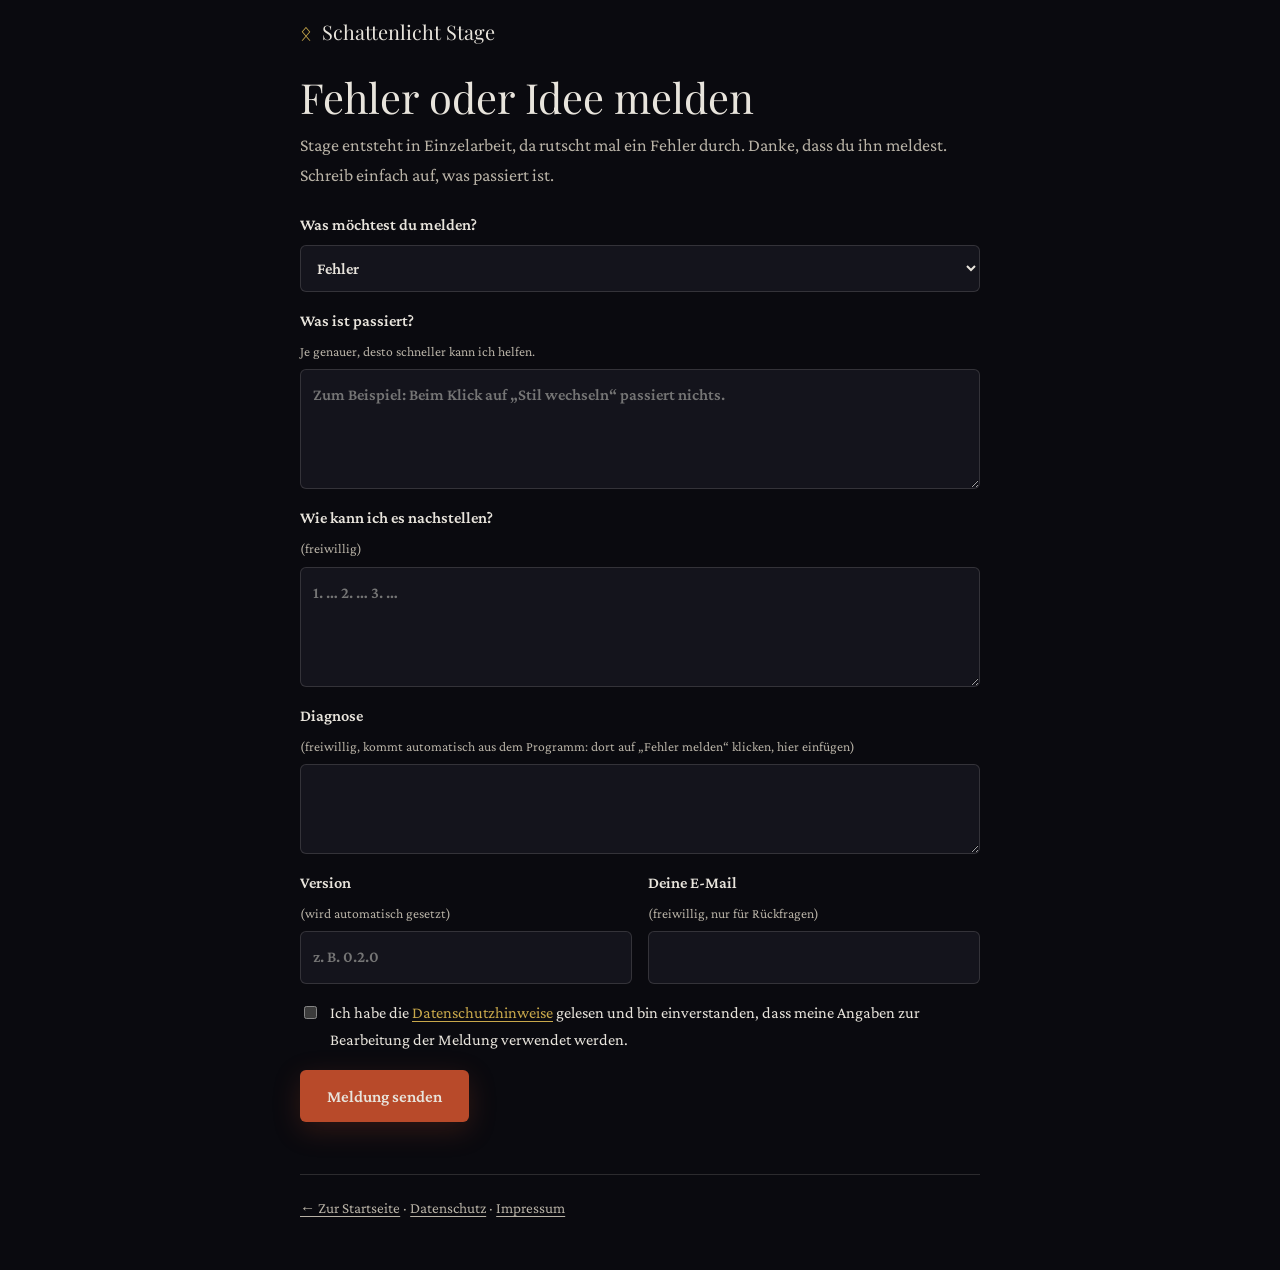
<file: melden.html>
<!doctype html>
<html lang="de">
<head>
<meta charset="utf-8">
<meta name="viewport" content="width=device-width, initial-scale=1">
<title>Fehler melden – Schattenlicht Stage</title>
<meta name="robots" content="noindex, nofollow">
<link rel="icon" href="assets/favicon.ico">
<link rel="stylesheet" href="assets/page.css">
</head>
<body>
<div class="wrap">
<header class="top"><a class="brand" href="./"><span>ᛟ</span>Schattenlicht Stage</a></header>
<h1>Fehler oder Idee melden</h1>
<p class="sub">Stage entsteht in Einzelarbeit, da rutscht mal ein Fehler durch. Danke, dass du ihn meldest. Schreib einfach auf, was passiert ist.</p>

<div class="tip" id="diagTip">Kommst du aus dem Programm? Dort wurde eine <b>Diagnose</b> kopiert. Füge sie unten bei „Diagnose“ mit Strg+V ein. Sie enthält Version, Windows-Version und die letzten Fehlermeldungen, aber keinen TikTok-Namen.</div>

<form id="f" novalidate style="margin-top:18px">
 <label>Was möchtest du melden?
  <select id="kind"><option>Fehler</option><option>Idee oder Wunsch</option><option>Frage</option></select></label>
 <label>Was ist passiert? <small>Je genauer, desto schneller kann ich helfen.</small>
  <textarea id="what" required maxlength="3000" placeholder="Zum Beispiel: Beim Klick auf „Stil wechseln“ passiert nichts."></textarea></label>
 <label>Wie kann ich es nachstellen? <small>(freiwillig)</small>
  <textarea id="steps" maxlength="2000" placeholder="1. … 2. … 3. …"></textarea></label>
 <label>Diagnose <small>(freiwillig, kommt automatisch aus dem Programm: dort auf „Fehler melden“ klicken, hier einfügen)</small>
  <textarea id="diag" class="diag" maxlength="5000" spellcheck="false"></textarea></label>
 <div class="row2">
  <label>Version <small>(wird automatisch gesetzt)</small><input id="ver" maxlength="30" placeholder="z. B. 0.2.0"></label>
  <label>Deine E-Mail <small>(freiwillig, nur für Rückfragen)</small><input id="mail" type="email" maxlength="120" autocomplete="email"></label>
 </div>
 <div class="hp" aria-hidden="true"><label>Nicht ausfüllen<input id="bot" tabindex="-1" autocomplete="off"></label></div>
 <label class="check"><input type="checkbox" id="ok" required><span>Ich habe die <a href="datenschutz.html" target="_blank" rel="noopener">Datenschutzhinweise</a> gelesen und bin einverstanden, dass meine Angaben zur Bearbeitung der Meldung verwendet werden.</span></label>
 <div><button class="cta" id="go" type="submit">Meldung senden</button></div>
 <div id="out" role="status" aria-live="polite"></div>
</form>

<footer><a href="./">← Zur Startseite</a> · <a href="datenschutz.html">Datenschutz</a> · <a href="https://og-schattenlicht.de/impressum">Impressum</a></footer>
</div>
<script>
(function () {
  var ENDPOINT = 'https://stage.og-schattenlicht.de/stage-melden.php';
  var $ = function (id) { return document.getElementById(id); };
  var q = new URLSearchParams(location.search);
  if (q.get('v')) $('ver').value = String(q.get('v')).slice(0, 30);
  if (!q.get('v')) $('diagTip').hidden = true;
  var out = $('out');
  function show(cls, text) { out.className = 'msg ' + cls; out.textContent = text; }
  $('f').addEventListener('submit', function (e) {
    e.preventDefault();
    if ($('bot').value) return;                                   // Spam-Falle
    if (!$('what').value.trim()) { show('err', 'Bitte beschreibe kurz, was passiert ist.'); $('what').focus(); return; }
    if (!$('ok').checked) { show('err', 'Bitte bestätige die Datenschutzhinweise.'); return; }
    var body = [
      'Art: ' + $('kind').value, 'Version: ' + ($('ver').value || '-'), 'Browser: ' + navigator.userAgent.slice(0, 160), '',
      'Was ist passiert:', $('what').value.trim(), '',
      'Nachstellen:', $('steps').value.trim() || '-', '',
      'Diagnose:', $('diag').value.trim() || '-'
    ].join('\n');
    var data = { subject: '[Stage ' + ($('ver').value || '?') + '] ' + $('kind').value, message: body, botcheck: '' };
    if ($('mail').value.trim()) data.email = $('mail').value.trim();
    $('go').disabled = true; show('ok', 'Wird gesendet …');
    fetch(ENDPOINT, { method: 'POST', headers: { 'Content-Type': 'text/plain' }, body: JSON.stringify(data) })
      .then(function (r) { return r.json().catch(function () { return {}; }); })
      .then(function (j) {
        if (j && j.success) { show('ok', 'Danke! Deine Meldung ist angekommen.'); $('f').reset(); if (q.get('v')) $('ver').value = String(q.get('v')).slice(0, 30); }
        else { show('err', 'Das hat leider nicht geklappt. Bitte versuche es später noch einmal.'); }
      })
      .catch(function () { show('err', 'Keine Verbindung. Bitte prüfe dein Internet und versuche es noch einmal.'); })
      .then(function () { $('go').disabled = false; });
  });
})();
</script>
</body>
</html>
</file>
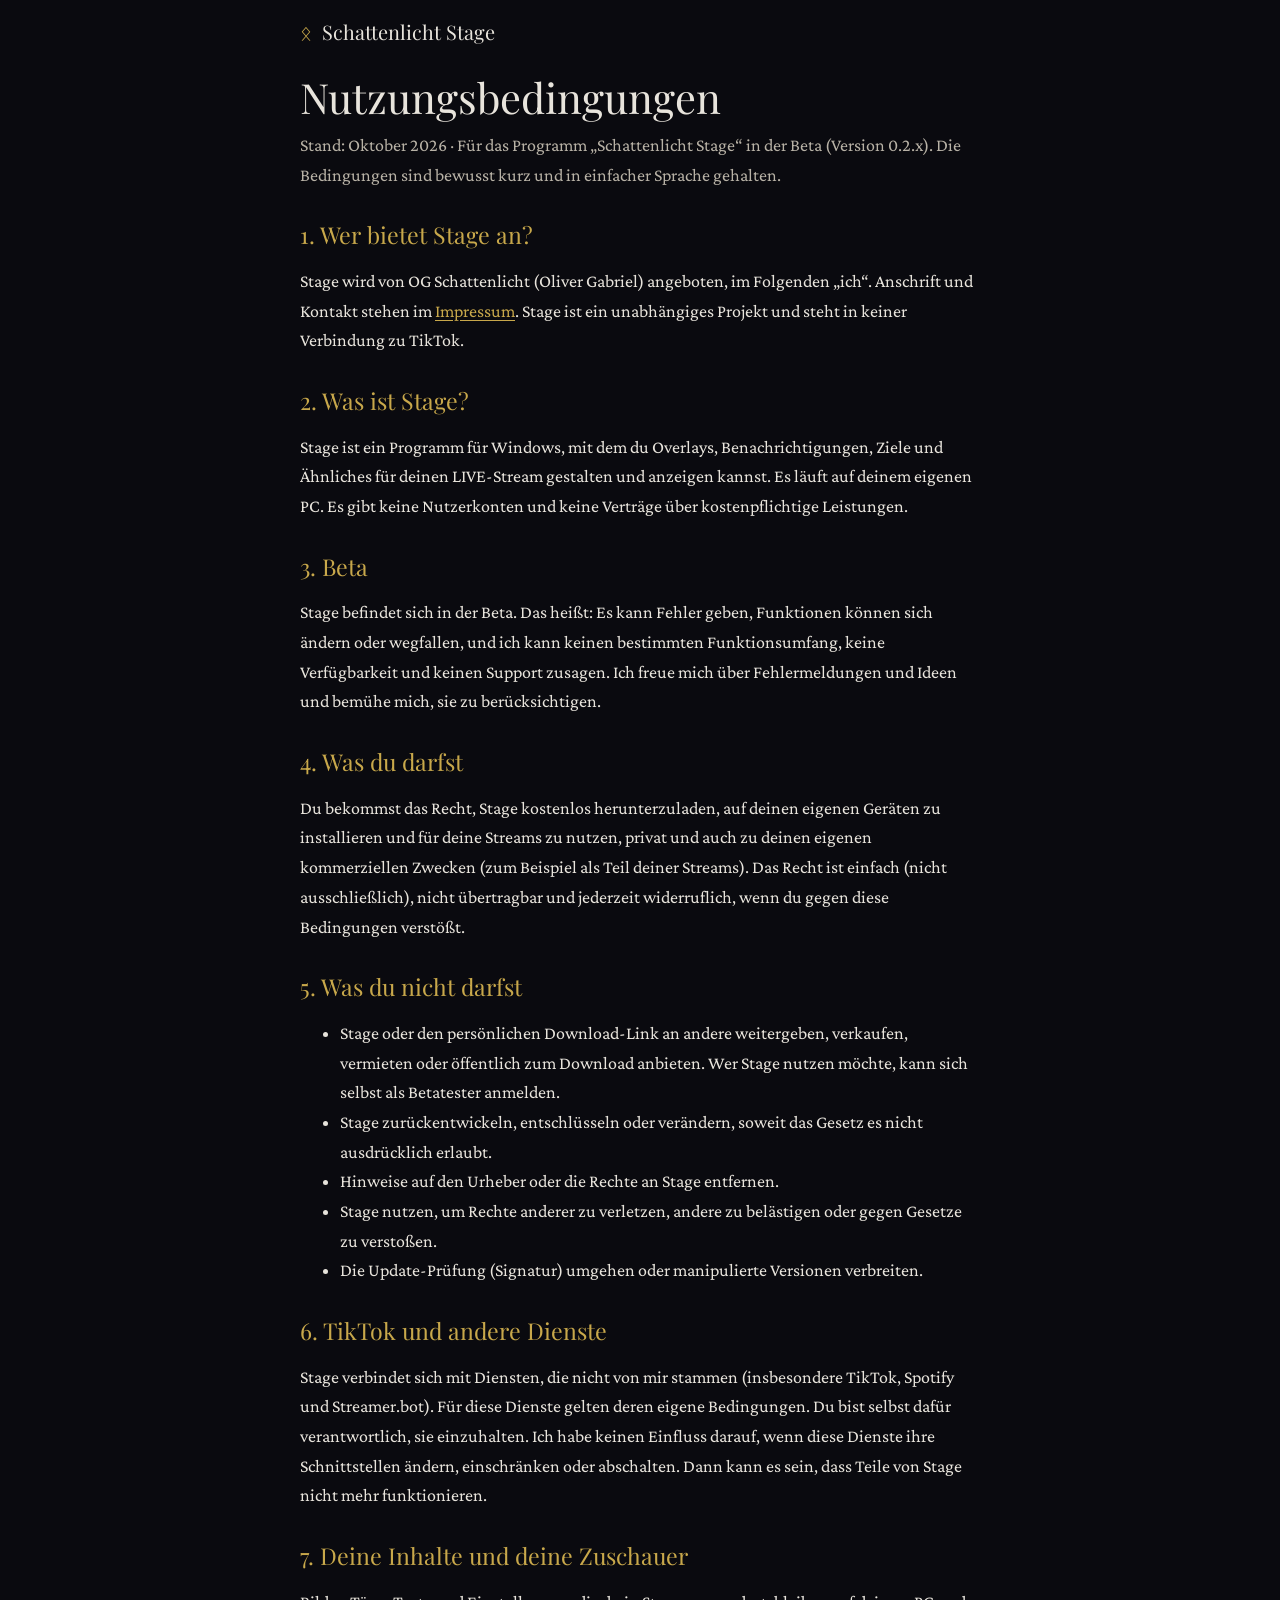
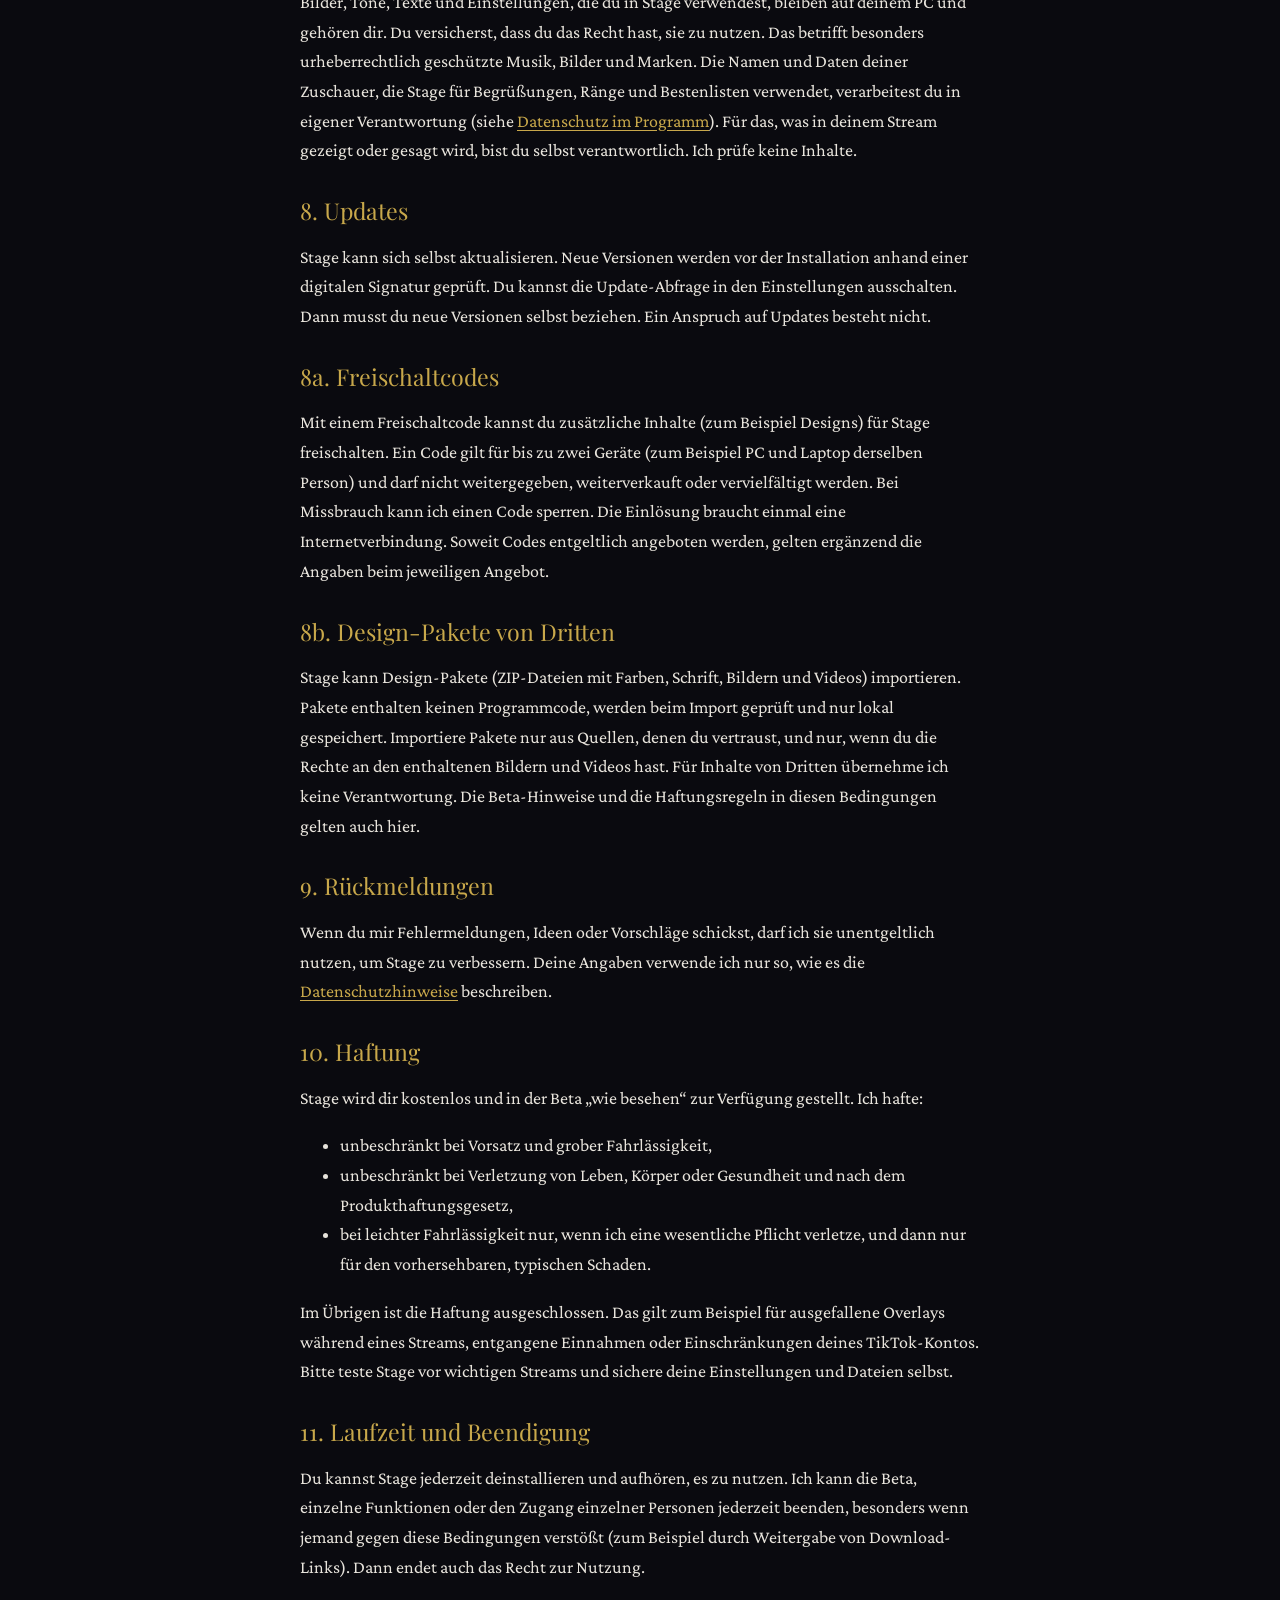
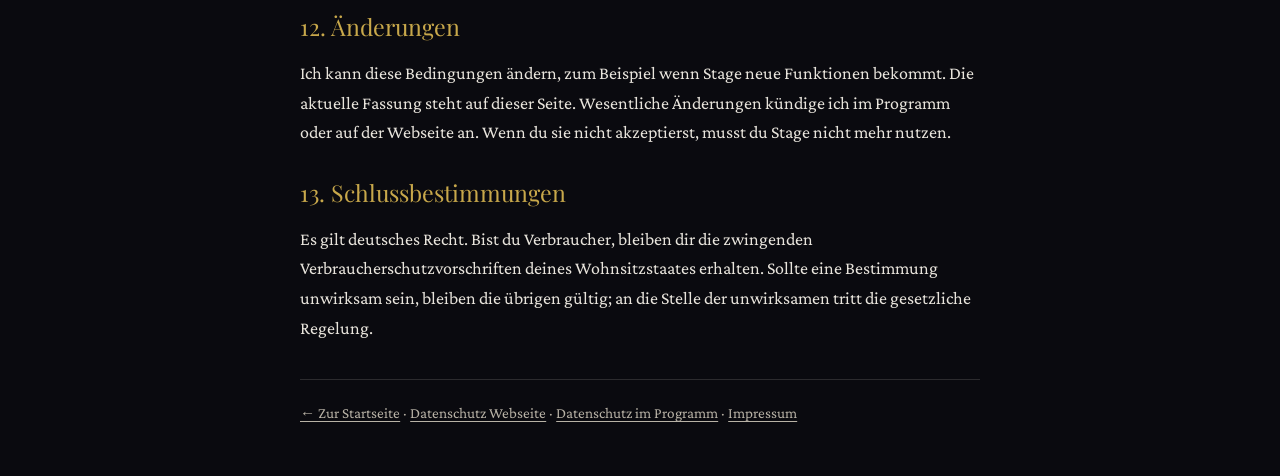
<file: nutzungsbedingungen.html>
<!doctype html>
<html lang="de">
<head>
<meta charset="utf-8">
<meta name="viewport" content="width=device-width, initial-scale=1">
<title>Nutzungsbedingungen – Schattenlicht Stage</title>
<meta name="robots" content="noindex">
<link rel="icon" href="assets/favicon.ico">
<link rel="stylesheet" href="assets/page.css">
</head>
<body>
<div class="wrap">
<header class="top"><a class="brand" href="./"><span>ᛟ</span>Schattenlicht Stage</a></header>
<h1>Nutzungsbedingungen</h1>
<p class="sub">Stand: Oktober 2026 · Für das Programm „Schattenlicht Stage“ in der Beta (Version 0.2.x). Die Bedingungen sind bewusst kurz und in einfacher Sprache gehalten.</p>

<h2>1. Wer bietet Stage an?</h2>
<p>Stage wird von OG Schattenlicht (Oliver Gabriel) angeboten, im Folgenden „ich“. Anschrift und Kontakt stehen im <a href="https://og-schattenlicht.de/impressum">Impressum</a>. Stage ist ein unabhängiges Projekt und steht in keiner Verbindung zu TikTok.</p>

<h2>2. Was ist Stage?</h2>
<p>Stage ist ein Programm für Windows, mit dem du Overlays, Benachrichtigungen, Ziele und Ähnliches für deinen LIVE-Stream gestalten und anzeigen kannst. Es läuft auf deinem eigenen PC. Es gibt keine Nutzerkonten und keine Verträge über kostenpflichtige Leistungen.</p>

<h2>3. Beta</h2>
<p>Stage befindet sich in der Beta. Das heißt: Es kann Fehler geben, Funktionen können sich ändern oder wegfallen, und ich kann keinen bestimmten Funktionsumfang, keine Verfügbarkeit und keinen Support zusagen. Ich freue mich über Fehlermeldungen und Ideen und bemühe mich, sie zu berücksichtigen.</p>

<h2>4. Was du darfst</h2>
<p>Du bekommst das Recht, Stage kostenlos herunterzuladen, auf deinen eigenen Geräten zu installieren und für deine Streams zu nutzen, privat und auch zu deinen eigenen kommerziellen Zwecken (zum Beispiel als Teil deiner Streams). Das Recht ist einfach (nicht ausschließlich), nicht übertragbar und jederzeit widerruflich, wenn du gegen diese Bedingungen verstößt.</p>

<h2>5. Was du nicht darfst</h2>
<ul>
<li>Stage oder den persönlichen Download-Link an andere weitergeben, verkaufen, vermieten oder öffentlich zum Download anbieten. Wer Stage nutzen möchte, kann sich selbst als Betatester anmelden.</li>
<li>Stage zurückentwickeln, entschlüsseln oder verändern, soweit das Gesetz es nicht ausdrücklich erlaubt.</li>
<li>Hinweise auf den Urheber oder die Rechte an Stage entfernen.</li>
<li>Stage nutzen, um Rechte anderer zu verletzen, andere zu belästigen oder gegen Gesetze zu verstoßen.</li>
<li>Die Update-Prüfung (Signatur) umgehen oder manipulierte Versionen verbreiten.</li>
</ul>

<h2>6. TikTok und andere Dienste</h2>
<p>Stage verbindet sich mit Diensten, die nicht von mir stammen (insbesondere TikTok, Spotify und Streamer.bot). Für diese Dienste gelten deren eigene Bedingungen. Du bist selbst dafür verantwortlich, sie einzuhalten. Ich habe keinen Einfluss darauf, wenn diese Dienste ihre Schnittstellen ändern, einschränken oder abschalten. Dann kann es sein, dass Teile von Stage nicht mehr funktionieren.</p>

<h2>7. Deine Inhalte und deine Zuschauer</h2>
<p>Bilder, Töne, Texte und Einstellungen, die du in Stage verwendest, bleiben auf deinem PC und gehören dir. Du versicherst, dass du das Recht hast, sie zu nutzen. Das betrifft besonders urheberrechtlich geschützte Musik, Bilder und Marken. Die Namen und Daten deiner Zuschauer, die Stage für Begrüßungen, Ränge und Bestenlisten verwendet, verarbeitest du in eigener Verantwortung (siehe <a href="programm-datenschutz.html">Datenschutz im Programm</a>). Für das, was in deinem Stream gezeigt oder gesagt wird, bist du selbst verantwortlich. Ich prüfe keine Inhalte.</p>

<h2>8. Updates</h2>
<p>Stage kann sich selbst aktualisieren. Neue Versionen werden vor der Installation anhand einer digitalen Signatur geprüft. Du kannst die Update-Abfrage in den Einstellungen ausschalten. Dann musst du neue Versionen selbst beziehen. Ein Anspruch auf Updates besteht nicht.</p>

<h2>8a. Freischaltcodes</h2>
<p>Mit einem Freischaltcode kannst du zusätzliche Inhalte (zum Beispiel Designs) für Stage freischalten. Ein Code gilt für bis zu zwei Geräte (zum Beispiel PC und Laptop derselben Person) und darf nicht weitergegeben, weiterverkauft oder vervielfältigt werden. Bei Missbrauch kann ich einen Code sperren. Die Einlösung braucht einmal eine Internetverbindung. Soweit Codes entgeltlich angeboten werden, gelten ergänzend die Angaben beim jeweiligen Angebot.</p>

<h2>8b. Design-Pakete von Dritten</h2>
<p>Stage kann Design-Pakete (ZIP-Dateien mit Farben, Schrift, Bildern und Videos) importieren. Pakete enthalten keinen Programmcode, werden beim Import geprüft und nur lokal gespeichert. Importiere Pakete nur aus Quellen, denen du vertraust, und nur, wenn du die Rechte an den enthaltenen Bildern und Videos hast. Für Inhalte von Dritten übernehme ich keine Verantwortung. Die Beta-Hinweise und die Haftungsregeln in diesen Bedingungen gelten auch hier.</p>

<h2>9. Rückmeldungen</h2>
<p>Wenn du mir Fehlermeldungen, Ideen oder Vorschläge schickst, darf ich sie unentgeltlich nutzen, um Stage zu verbessern. Deine Angaben verwende ich nur so, wie es die <a href="datenschutz.html">Datenschutzhinweise</a> beschreiben.</p>

<h2>10. Haftung</h2>
<p>Stage wird dir kostenlos und in der Beta „wie besehen“ zur Verfügung gestellt. Ich hafte:</p>
<ul>
<li>unbeschränkt bei Vorsatz und grober Fahrlässigkeit,</li>
<li>unbeschränkt bei Verletzung von Leben, Körper oder Gesundheit und nach dem Produkthaftungsgesetz,</li>
<li>bei leichter Fahrlässigkeit nur, wenn ich eine wesentliche Pflicht verletze, und dann nur für den vorhersehbaren, typischen Schaden.</li>
</ul>
<p>Im Übrigen ist die Haftung ausgeschlossen. Das gilt zum Beispiel für ausgefallene Overlays während eines Streams, entgangene Einnahmen oder Einschränkungen deines TikTok-Kontos. Bitte teste Stage vor wichtigen Streams und sichere deine Einstellungen und Dateien selbst.</p>

<h2>11. Laufzeit und Beendigung</h2>
<p>Du kannst Stage jederzeit deinstallieren und aufhören, es zu nutzen. Ich kann die Beta, einzelne Funktionen oder den Zugang einzelner Personen jederzeit beenden, besonders wenn jemand gegen diese Bedingungen verstößt (zum Beispiel durch Weitergabe von Download-Links). Dann endet auch das Recht zur Nutzung.</p>

<h2>12. Änderungen</h2>
<p>Ich kann diese Bedingungen ändern, zum Beispiel wenn Stage neue Funktionen bekommt. Die aktuelle Fassung steht auf dieser Seite. Wesentliche Änderungen kündige ich im Programm oder auf der Webseite an. Wenn du sie nicht akzeptierst, musst du Stage nicht mehr nutzen.</p>

<h2>13. Schlussbestimmungen</h2>
<p>Es gilt deutsches Recht. Bist du Verbraucher, bleiben dir die zwingenden Verbraucherschutzvorschriften deines Wohnsitzstaates erhalten. Sollte eine Bestimmung unwirksam sein, bleiben die übrigen gültig; an die Stelle der unwirksamen tritt die gesetzliche Regelung.</p>

<footer><a href="./">← Zur Startseite</a> · <a href="datenschutz.html">Datenschutz Webseite</a> · <a href="programm-datenschutz.html">Datenschutz im Programm</a> · <a href="https://og-schattenlicht.de/impressum">Impressum</a></footer>
</div>
</body>
</html>
</file>
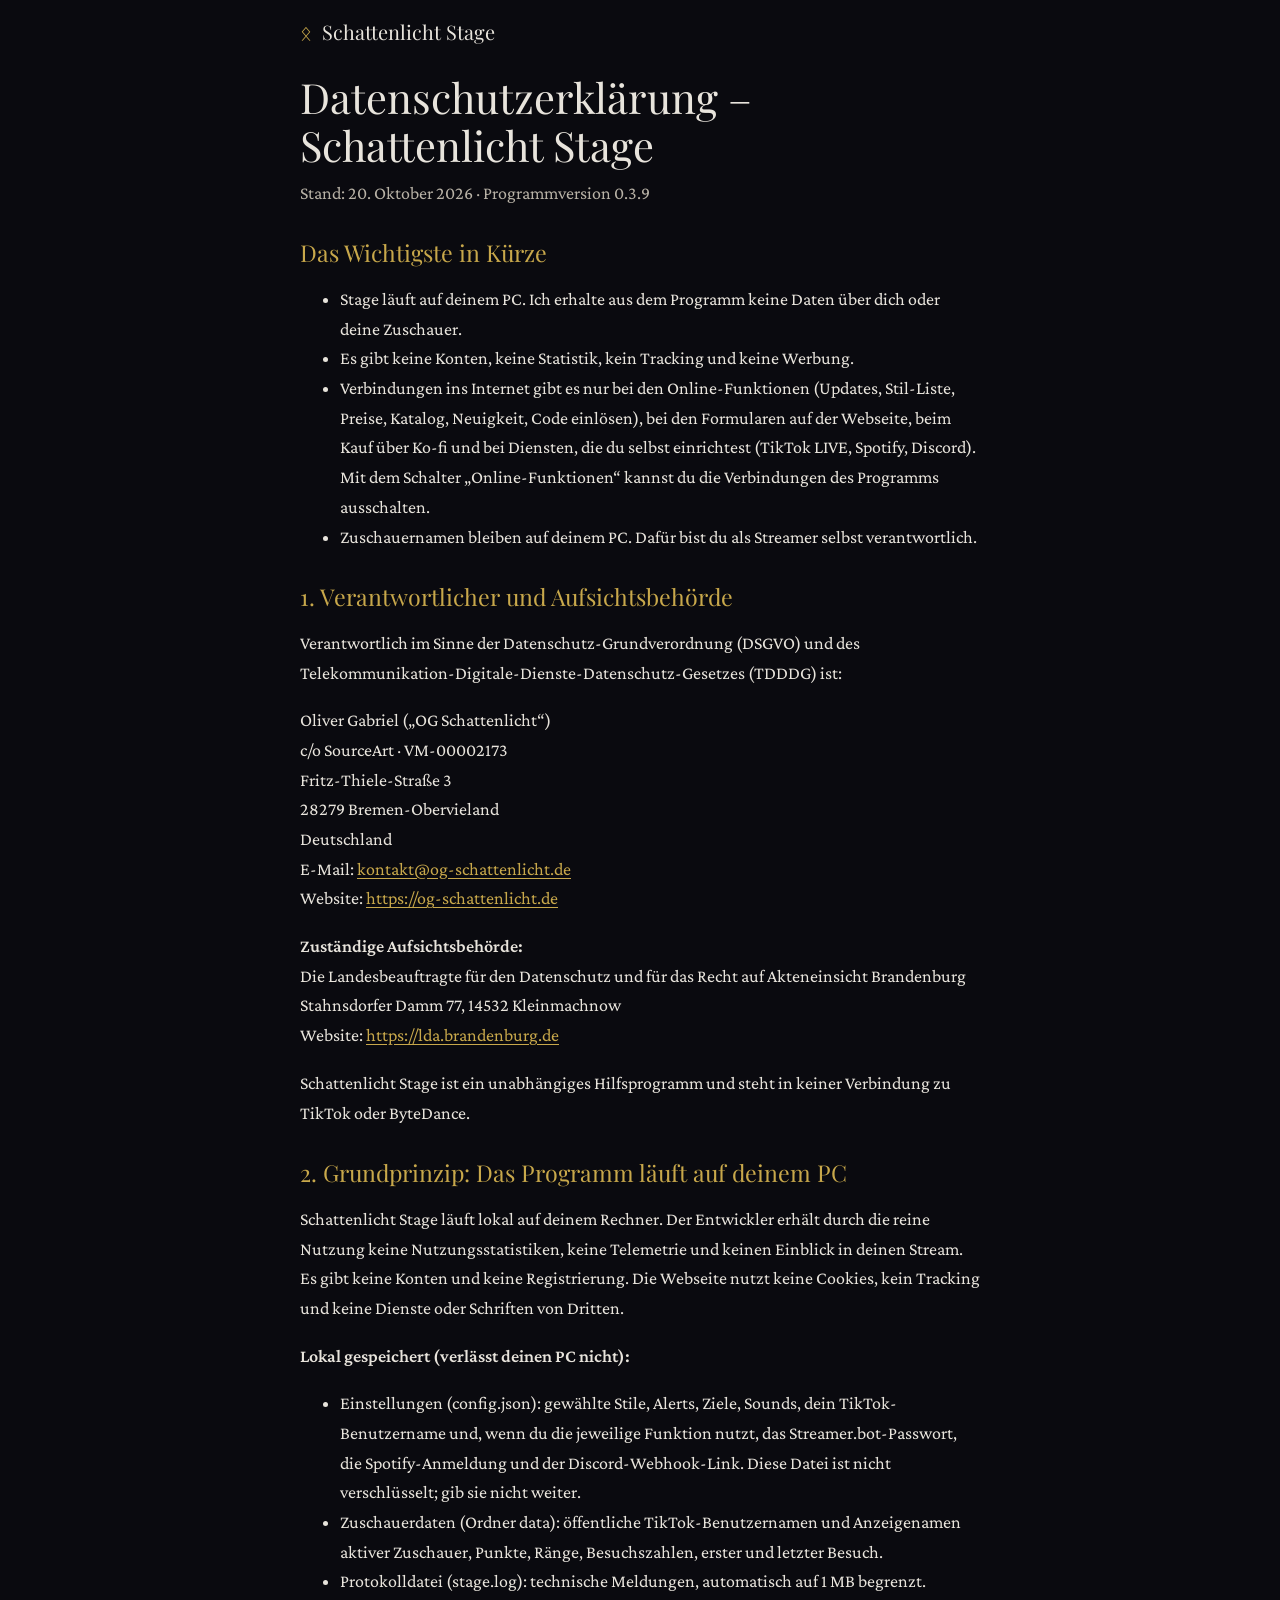
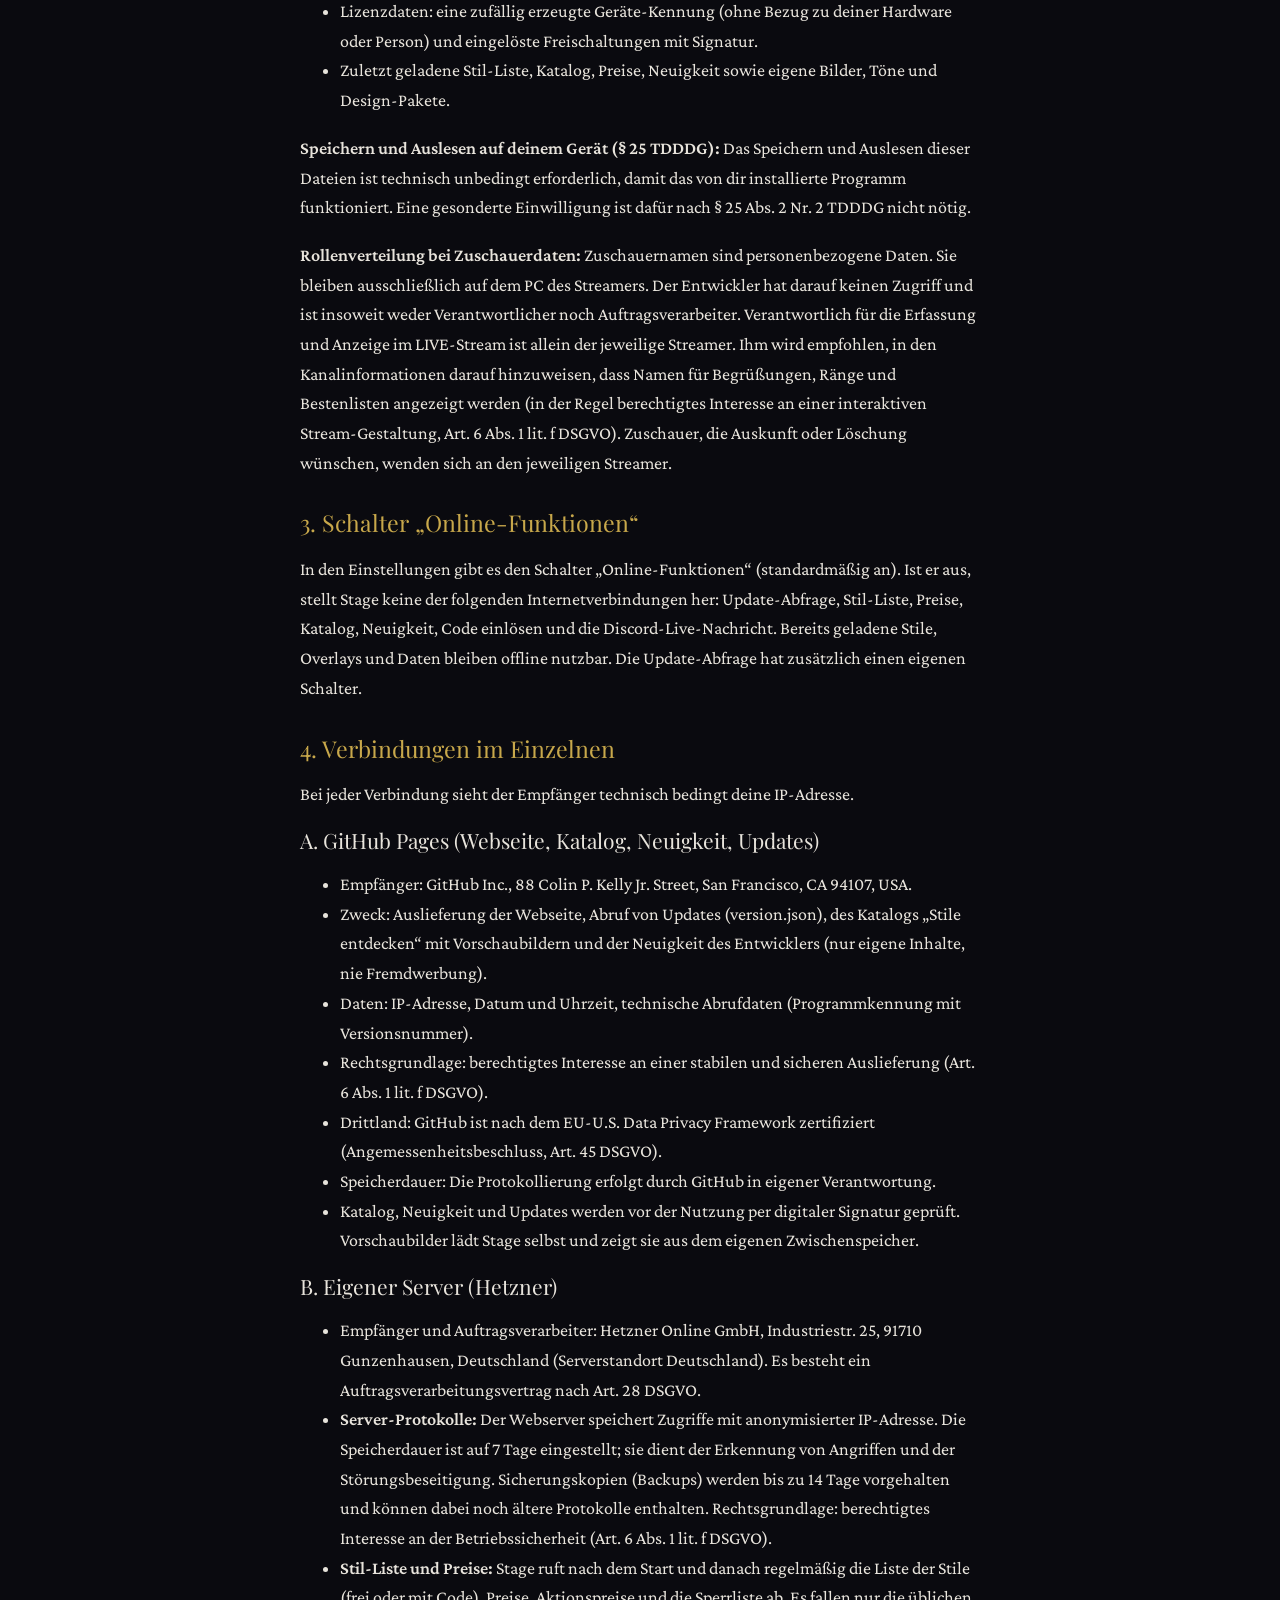
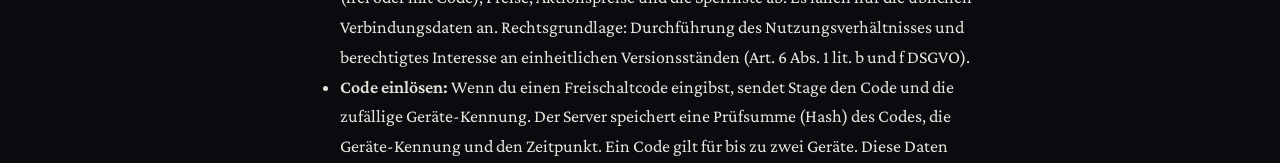
<file: programm-datenschutz.html>
<!doctype html>
<html lang="de">
<head>
<meta charset="utf-8">
<meta name="viewport" content="width=device-width, initial-scale=1">
<title>Datenschutz im Programm – Schattenlicht Stage</title>
<meta name="robots" content="noindex, nofollow">
<meta http-equiv="refresh" content="0; url=datenschutz.html">
<link rel="icon" href="assets/favicon.ico">
<link rel="stylesheet" href="assets/page.css">
</head>
<body>
<div class="wrap">
<header class="top"><a class="brand" href="./"><span>ᛟ</span>Schattenlicht Stage</a></header>
<h1>Datenschutz im Programm</h1>
<p>Die Datenschutzerklärung für das Programm und die Webseite steht jetzt gesammelt auf einer Seite: <a href="datenschutz.html">zur Datenschutzerklärung</a>.</p>
<footer><a href="./">← Zur Startseite</a> · <a href="https://og-schattenlicht.de/impressum">Impressum</a></footer>
</div>
</body>
</html>
</file>
<file: assets/brand.css>
/* Gemeinsames Gerüst von og-schattenlicht.de und Schattenlicht Stage (Farben, Schriften, Grundstil).
   Schriften liegen lokal (SIL OFL, siehe fonts/LICENSE.txt): kein Abruf bei Google (DSGVO). */
@font-face{font-family:"Crimson Pro";font-style:normal;font-weight:400;font-display:swap;src:url("fonts/CrimsonPro-400.ttf") format("truetype")}
@font-face{font-family:"Crimson Pro";font-style:italic;font-weight:400;font-display:swap;src:url("fonts/CrimsonPro-400i.ttf") format("truetype")}
@font-face{font-family:"Crimson Pro";font-style:normal;font-weight:600;font-display:swap;src:url("fonts/CrimsonPro-600.ttf") format("truetype")}
@font-face{font-family:"Playfair Display";font-style:normal;font-weight:400;font-display:swap;src:url("fonts/PlayfairDisplay-400.ttf") format("truetype")}
@font-face{font-family:"Playfair Display";font-style:italic;font-weight:400;font-display:swap;src:url("fonts/PlayfairDisplay-400i.ttf") format("truetype")}
@font-face{font-family:"Playfair Display";font-style:normal;font-weight:600;font-display:swap;src:url("fonts/PlayfairDisplay-600.ttf") format("truetype")}

:root{
  --abgrund:#0A0A0F;--abgrund-warm:#14141C;--panel:#1A1A24;--panel-hover:#292938;
  --glut:#B84A2A;--glut-hell:#CC5A38;--glut-glow:rgba(184,74,42,.22);
  --alchemie:#C8A84B;--alchemie-tief:#8B6914;--alchemie-glow:rgba(200,168,75,.2);
  --asche:#E8E4DC;--asche-dim:#B8B2A6;--asche-stumm:#7A756A;
  --linie:rgba(232,228,220,.15);
  --display:"Playfair Display",Georgia,serif;--ui:"Crimson Pro",Georgia,serif;
}
*,*::before,*::after{box-sizing:border-box}
html{scroll-behavior:smooth;-webkit-text-size-adjust:100%;color-scheme:dark}
body{margin:0;background:var(--abgrund);color:var(--asche);font:1.125rem/1.65 var(--ui);overflow-x:hidden;-webkit-font-smoothing:antialiased}
a{color:var(--alchemie);text-underline-offset:3px}
a:hover{color:var(--asche)}
:focus-visible{outline:2px solid var(--alchemie);outline-offset:3px;border-radius:2px}
h1,h2,h3{font-family:var(--display);font-weight:400;line-height:1.15;margin:0;color:var(--asche)}
img{max-width:100%}
.wrap{max-width:1120px;margin:0 auto;padding:0 20px}

/* Knöpfe */
.btn{display:inline-flex;align-items:center;justify-content:center;min-height:52px;padding:0 1.6em;border-radius:6px;border:1px solid transparent;font:600 1.05rem var(--ui);text-decoration:none;cursor:pointer;transition:transform .18s,background .18s,border-color .18s}
.btn-glut{background:var(--glut);color:var(--asche);box-shadow:0 8px 28px var(--glut-glow)}
.btn-glut:hover{background:var(--glut-hell);color:var(--asche);transform:translateY(-1px)}
.btn-leise{background:var(--panel);color:var(--asche);border-color:var(--alchemie-tief)}
.btn-leise:hover{background:var(--panel-hover);border-color:var(--alchemie);color:var(--asche)}

/* Kopf und Fuß */
.kopf{display:flex;align-items:center;justify-content:space-between;gap:16px;padding:16px 0}
.marke{display:inline-flex;align-items:center;gap:12px;text-decoration:none;color:var(--asche);font:400 1.25rem var(--display)}
.marke img{width:34px;height:auto;display:block}
.marke:hover{color:var(--alchemie)}
.kopf nav a{color:var(--asche-dim);text-decoration:none;margin-left:22px;font-size:1.02rem;display:inline-flex;min-height:44px;align-items:center}
.kopf nav a:hover{color:var(--alchemie)}
.fuss{margin-top:48px;padding:32px 0 56px;border-top:1px solid var(--linie);color:var(--asche-dim);font-size:.95rem}
.fuss p{margin:8px 0;max-width:75ch}
.fuss a{color:var(--asche-dim)}.fuss a:hover{color:var(--alchemie)}
@media(max-width:560px){.kopf nav{display:none}}
@media(prefers-reduced-motion:reduce){html{scroll-behavior:auto}.btn{transition:none}}
</file>
<file: assets/stage.css>
/* Startseite von Schattenlicht Stage (nutzt brand.css) */

/* ── Hero: die Bühne wird von oben angeleuchtet ───────── */
.hero{display:grid;grid-template-columns:1fr;gap:var(--luft,32px);align-items:center;padding:24px 0 56px}
.hero h1{font-size:clamp(2.7rem,10vw,4.2rem);line-height:1.05}
.hero h1 span{display:block;color:var(--alchemie)}
.lead{color:var(--asche-dim);font-size:1.25rem;line-height:1.65;max-width:34em;margin:20px 0 28px}
.hero-cta{display:flex;flex-direction:column;align-items:flex-start;gap:14px}
.meta{color:var(--asche-dim);font-size:1rem;margin:0}

.buehne{position:relative;display:flex;gap:14px;justify-content:center;align-items:flex-end;padding:36px 8px 8px}
.buehne::before{content:"";position:absolute;inset:-6% -4% 0;background:
  radial-gradient(ellipse 60% 70% at 50% 0%,rgba(200,168,75,.34),transparent 70%),
  radial-gradient(ellipse 70% 45% at 50% 100%,var(--glut-glow),transparent 75%);
  animation:licht 2.2s ease-out both;pointer-events:none}
.buehne img{position:relative;width:31%;height:auto;border-radius:18px;border:1px solid var(--linie);box-shadow:0 22px 60px rgba(0,0,0,.6);display:block}
.buehne img:nth-child(2){width:37%;transform:translateY(-18px);border-color:var(--alchemie-tief)}
@keyframes licht{from{opacity:0;transform:translateY(-14px)}to{opacity:1;transform:none}}

/* ── Abschnitte ─────────────────────────────────────── */
section{padding:56px 0 8px;border-top:1px solid var(--linie);margin-top:40px}
h2{font-size:clamp(1.8rem,5vw,2.6rem);margin-bottom:12px;max-width:20ch}
.sub{color:var(--asche-dim);margin:0 0 32px;max-width:60ch}

/* Funktionen: Einträge mit Goldlinie statt Karten */
.funktionen{display:grid;gap:30px 40px;grid-template-columns:1fr}
.funktionen div{border-top:2px solid var(--alchemie-tief);padding-top:16px}
.funktionen h3{font-size:1.4rem;margin-bottom:8px}
.funktionen p{margin:0;color:var(--asche-dim);line-height:1.6;max-width:36em}

/* Stile-Galerie */
.gal{display:grid;grid-template-columns:repeat(2,1fr);gap:14px}
.gal figure{margin:0}
.gal img{width:100%;border-radius:6px;border:1px solid var(--linie);display:block;aspect-ratio:680/260;object-fit:cover}
.gal figcaption{font-size:1rem;color:var(--asche-dim);margin-top:6px}

/* Regiepult-Bild */
.shot{width:100%;border-radius:8px;border:1px solid var(--alchemie-tief);box-shadow:0 24px 70px rgba(0,0,0,.6);display:block}
.shotcap{font-size:.95rem;color:var(--asche-dim);margin:10px 0 0}

/* Schritte: eine echte Reihenfolge, daher nummeriert */
.steps{list-style:none;margin:0;padding:0;display:grid;gap:0;counter-reset:s;border-top:1px solid var(--linie)}
.steps li{counter-increment:s;display:grid;grid-template-columns:56px 1fr;gap:12px;align-items:baseline;padding:20px 0;border-bottom:1px solid var(--linie)}
.steps li::before{content:counter(s);font:400 2.4rem/1 var(--display);color:var(--alchemie)}
.steps b{font-family:var(--display);font-weight:400;font-size:1.25rem;color:var(--asche)}
.note{margin-top:28px;padding:16px 18px;background:var(--panel);border-left:3px solid var(--alchemie);border-radius:0 6px 6px 0;color:var(--asche-dim);font-size:1.02rem;max-width:70ch}
.note b{color:var(--asche)}

/* Unterstützen */
.support p.sub{max-width:56ch}
.support-btns{display:flex;flex-direction:column;gap:12px;align-items:flex-start}

@media(min-width:900px){
  .hero{grid-template-columns:minmax(0,1.05fr) minmax(0,.95fr);gap:56px;min-height:min(86vh,760px)}
  .funktionen{grid-template-columns:repeat(3,1fr)}
  .gal{grid-template-columns:repeat(4,1fr)}
  .hero-cta{flex-direction:row;align-items:center;flex-wrap:wrap;gap:20px}
  .support-btns{flex-direction:row}
}
@media(prefers-reduced-motion:reduce){.buehne::before{animation:none}}
</file>
<file: assets/page.css>
/* Unterseiten von Schattenlicht Stage (Formulare, Rechtliches): gleiches Gerüst wie die Startseite */
@import url("brand.css");
.wrap{max-width:720px;padding:0 20px 50px}
header.top{display:flex;align-items:center;justify-content:space-between;padding:18px 0}
.brand{display:inline-flex;align-items:center;gap:10px;font:400 1.25rem var(--display);color:var(--asche);text-decoration:none;white-space:nowrap}
.brand:hover{color:var(--alchemie)}
.brand span{color:var(--alchemie)}
h1{font-size:clamp(1.9rem,5vw,2.6rem);margin:10px 0 10px}
h2{font-size:1.45rem;margin:32px 0 8px;color:var(--alchemie)}
.sub{color:var(--asche-dim);margin:0 0 22px}
form{display:grid;gap:16px}
label{display:grid;gap:6px;font-weight:600;font-size:1.02rem}
label small{font-weight:400;color:var(--asche-dim)}
input,select,textarea{width:100%;background:var(--abgrund-warm);color:var(--asche);border:1px solid var(--linie);border-radius:6px;padding:12px;font:inherit;min-height:44px}
textarea{min-height:120px;resize:vertical}
textarea.diag{min-height:90px;font:13px/1.45 ui-monospace,Consolas,monospace}
input:focus,select:focus,textarea:focus{outline:2px solid var(--alchemie);outline-offset:1px}
.check{display:flex;gap:10px;align-items:flex-start;font-weight:400}
.check input{width:auto;min-height:0;margin-top:6px}
.row2{display:grid;grid-template-columns:1fr 1fr;gap:16px}
button.cta{display:inline-flex;align-items:center;justify-content:center;min-height:52px;padding:0 1.6em;border-radius:6px;border:0;background:var(--glut);color:var(--asche);font:600 1.05rem var(--ui);cursor:pointer;box-shadow:0 8px 28px var(--glut-glow)}
button.cta:hover{background:var(--glut-hell)}
button.cta[disabled]{opacity:.55;cursor:default}
.hp{position:absolute;left:-9999px;height:0;overflow:hidden}
.msg{padding:14px 16px;border-radius:6px;border:1px solid var(--linie);background:var(--panel)}
.msg.ok{border-left:4px solid #5fd08a}.msg.err{border-left:4px solid #e0614f}
.tip{background:var(--panel);border:1px solid var(--linie);border-left:3px solid var(--alchemie);border-radius:0 6px 6px 0;padding:12px 14px;color:var(--asche-dim);font-size:1rem}
footer{margin-top:36px;padding-top:20px;border-top:1px solid var(--linie);color:var(--asche-dim);font-size:.95rem}
footer a{color:var(--asche-dim)}footer a:hover{color:var(--alchemie)}
@media(max-width:560px){.row2{grid-template-columns:1fr}}
</file>
